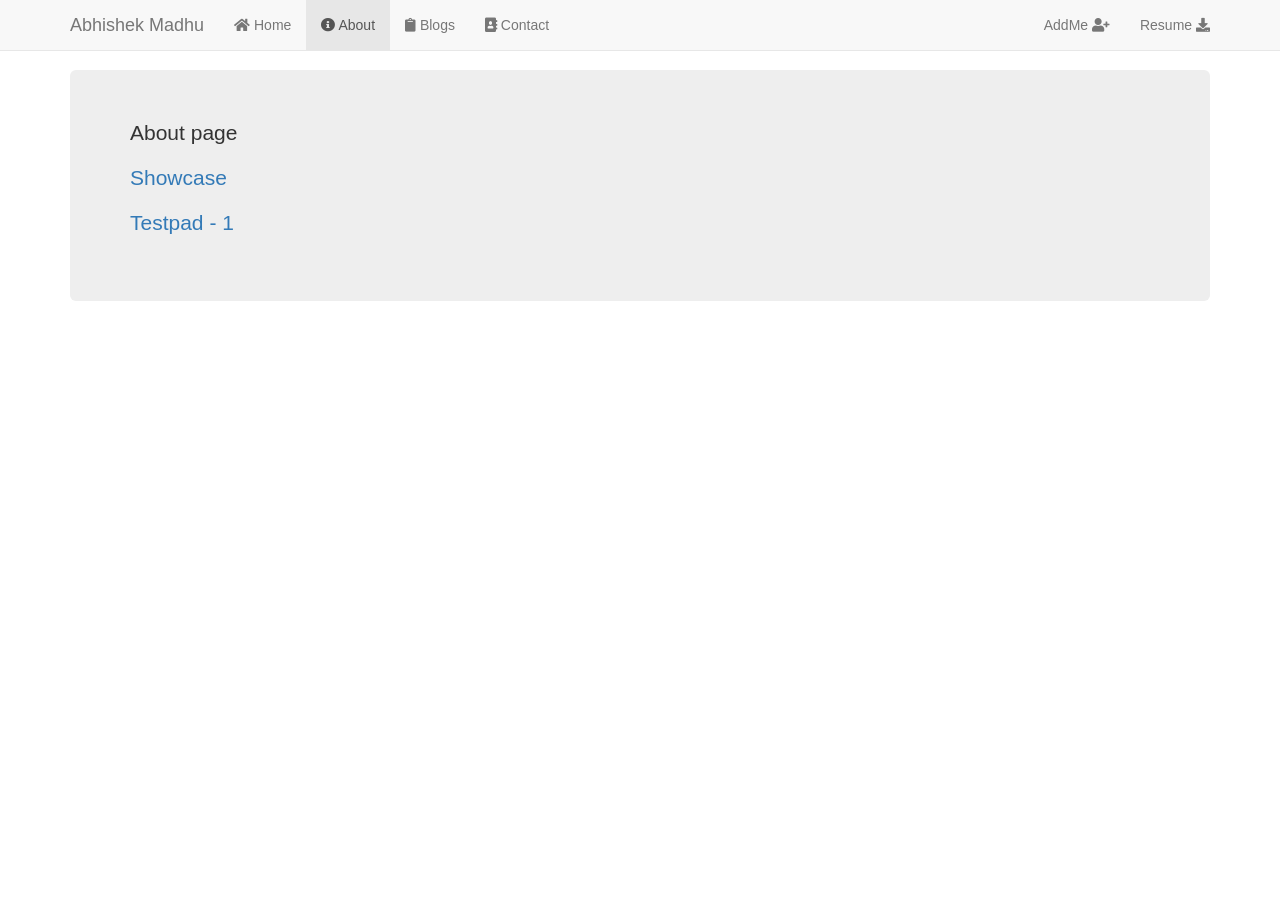
<file: about/about.html>
<!DOCTYPE html>
<html>
<head>
	<title>About</title>

	<meta charset="UTF-8">
	<meta name="viewport" content="width=device-width, initial-scale=1">

	<link rel="shortcut icon" href="https://icon2.kisspng.com/20180320/icq/kisspng-web-development-php-software-developer-programmer-computer-user-icon-svg-5ab0fde8b1e707.4897380415215487767287.jpg"/>

	<link rel="stylesheet" type="text/css" href="/coming-soon.css">
	<link rel="stylesheet" type="text/css" href="/blog/blog.css">
	<link rel="stylesheet" type="text/css" href="/about/about.css">

	<link href="https://fonts.googleapis.com/css?family=Source+Sans+Pro" rel="stylesheet">
	<link rel="stylesheet" href="https://fonts.googleapis.com/css?family=Raleway">
	<link href="https://use.fontawesome.com/releases/v5.0.8/css/all.css" rel="stylesheet">

	<link rel="stylesheet" type="text/css" href="https://maxcdn.bootstrapcdn.com/bootstrap/3.3.7/css/bootstrap.min.css">
</head>

<body>
	<!-- ----------  NAVBAR  ----------- -->

	  <nav class="navbar navbar-default navbar-fixed-top" style="margin-bottom: 0px">
	    <div class="container">
	      <!-- Brand and toggle get grouped for better mobile display -->
	      <div class="navbar-header">
	        <button type="button" class="navbar-toggle collapsed" data-toggle="collapse" data-target="#bs-example-navbar-collapse-1" aria-expanded="false">
	          <span class="sr-only">Toggle navigation</span>
	          <span class="icon-bar"></span>
	          <span class="icon-bar"></span>
	          <span class="icon-bar"></span>
	        </button>
	        <!-- <a class="navbar-brand" href="#"><img id="logo" src="https://image.flaticon.com/icons/svg/61/61624.svg"></img></a> -->
	        <a class="navbar-brand" href="https://abhishekmadhu.github.io/">Abhishek Madhu</a>
	      </div>

	      <!-- Collect the nav links, forms, and other content for toggling -->
	      <div class="collapse navbar-collapse" id="bs-example-navbar-collapse-1">
	        <ul class="nav navbar-nav">
	          <li><a href="https://abhishekmadhu.github.io/"><i class="fas fa-home"></i> Home <span class="sr-only">(current)</span></a></li>
	          <li class="active"><a href="/about/about.html"><i class="fas fa-info-circle"></i>  About</a></li>
	          <li><a href="/blog/blog.html"><i class="fas fa-clipboard"></i>  Blogs</a></li>
	          <li><a href="/contact/contact.html"><i class="fas fa-address-book"></i>   Contact</a></li>
	          
	        </ul>
	        
	        <ul class="nav navbar-nav navbar-right">
	          <li><a href="#">AddMe <i class="fas fa-user-plus"></i></a></li>
	          <li><a href="#">Resume <i class="fas fa-download"></i></a></li>
	          <!-- 
	          <li class="dropdown">
	            <a href="#" class="dropdown-toggle" data-toggle="dropdown" role="button" aria-haspopup="true" aria-expanded="false">Dropdown <span class="caret"></span></a>
	            <ul class="dropdown-menu">
	              <li><a href="#">Action</a></li>
	              <li><a href="#">Another action</a></li>
	              <li><a href="#">Something else here</a></li>
	              <li role="separator" class="divider"></li>
	              <li><a href="#">Separated link</a></li>
	            </ul> 
	        -->
	          </li>
	        </ul>
	      </div>
	    </div>
	  </nav>

	  <!-- ------------------------ -->
	
	<div class="container">
		<div class="jumbotron">
			<p>About page<p>
			<p><a href="/about/showcase/showcase.html">Showcase</a><p>
			<p><a href="/about/testpad/pad1.html">Testpad - 1</a><p>
			<p></p>
		</div>
	</div>
	







	<script	src="https://code.jquery.com/jquery-3.3.1.js"></script>

	<script type="text/javascript" src="https://maxcdn.bootstrapcdn.com/bootstrap/3.3.7/js/bootstrap.min.js"></script>


	<!--Start of Tawk.to Script-->
	<script type="text/javascript">
	var Tawk_API=Tawk_API||{}, Tawk_LoadStart=new Date();
	(function(){
	var s1=document.createElement("script"),s0=document.getElementsByTagName("script")[0];
	s1.async=true;
	s1.src='https://embed.tawk.to/5c72ed3b3341d22d9ce5de01/default';
	s1.charset='UTF-8';
	s1.setAttribute('crossorigin','*');
	s0.parentNode.insertBefore(s1,s0);
	})();
	</script>
	<!--End of Tawk.to Script-->
	
</body>
</html>
</file>
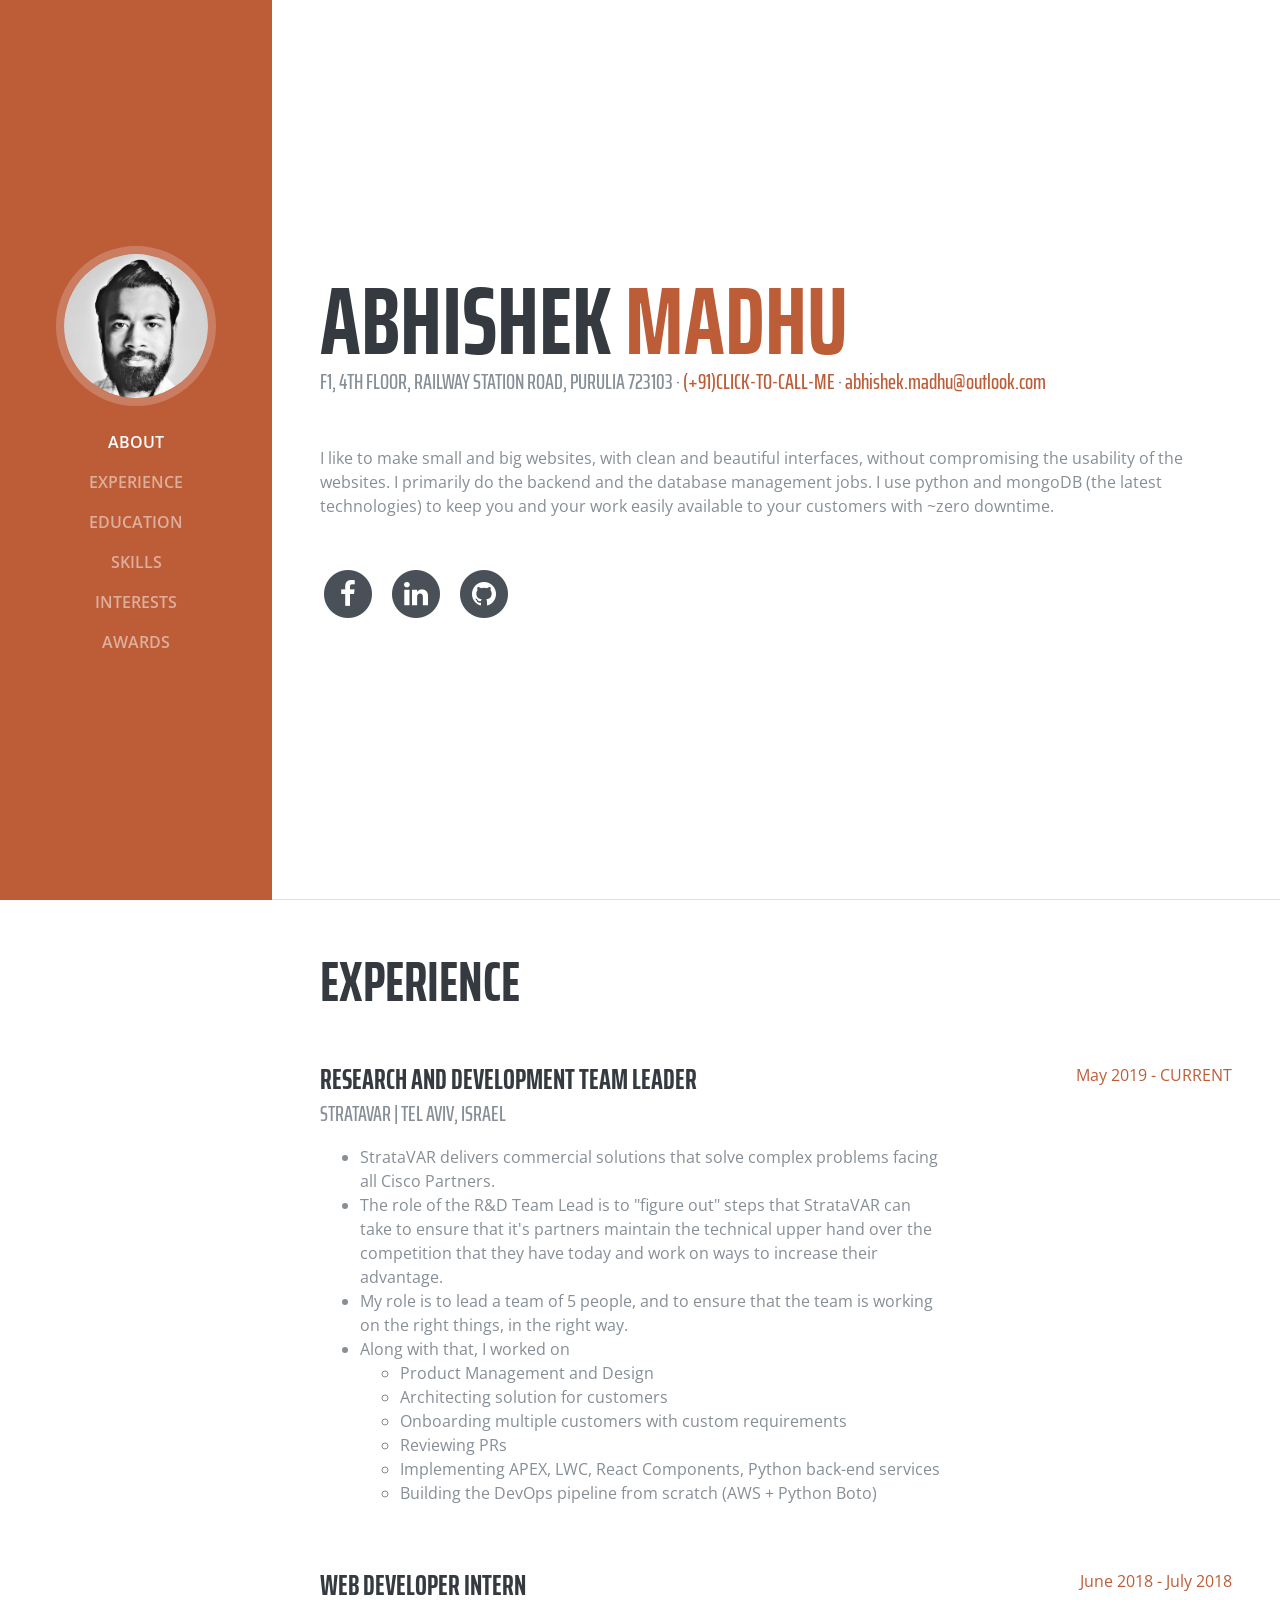
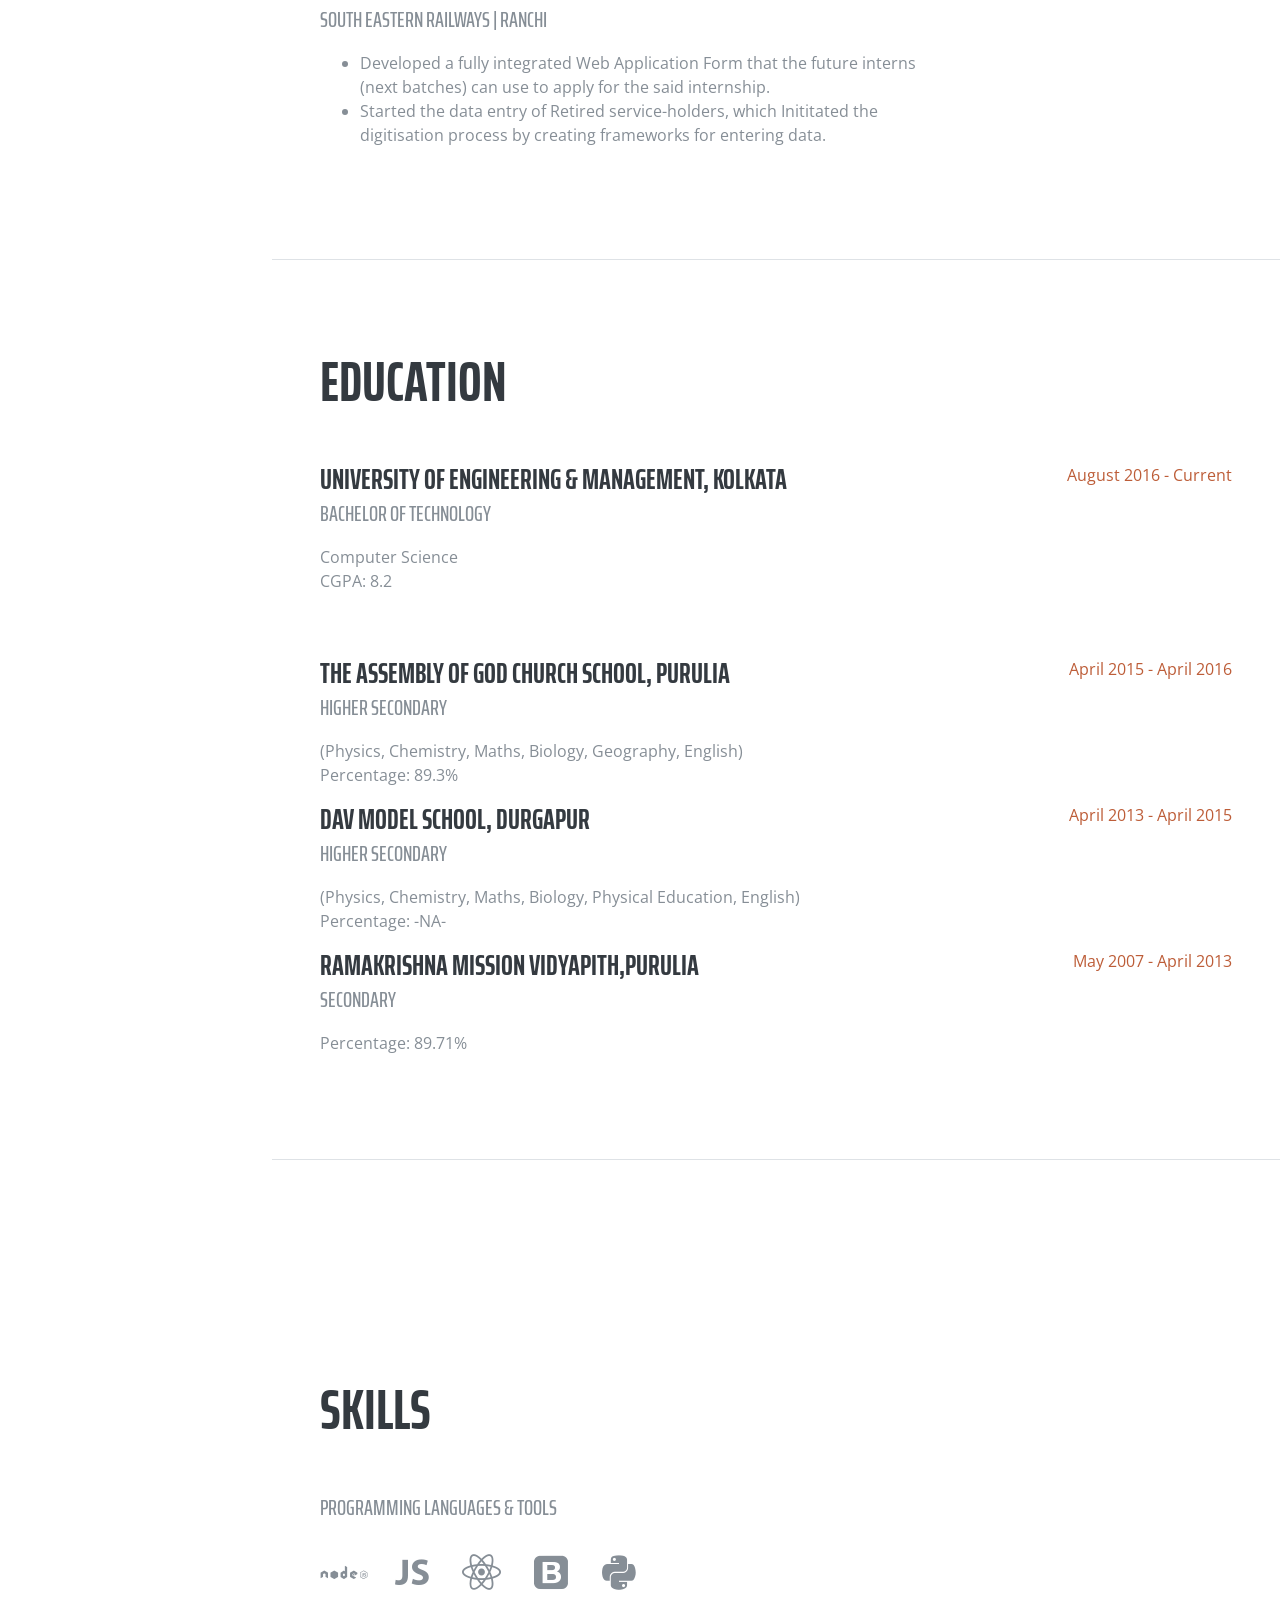
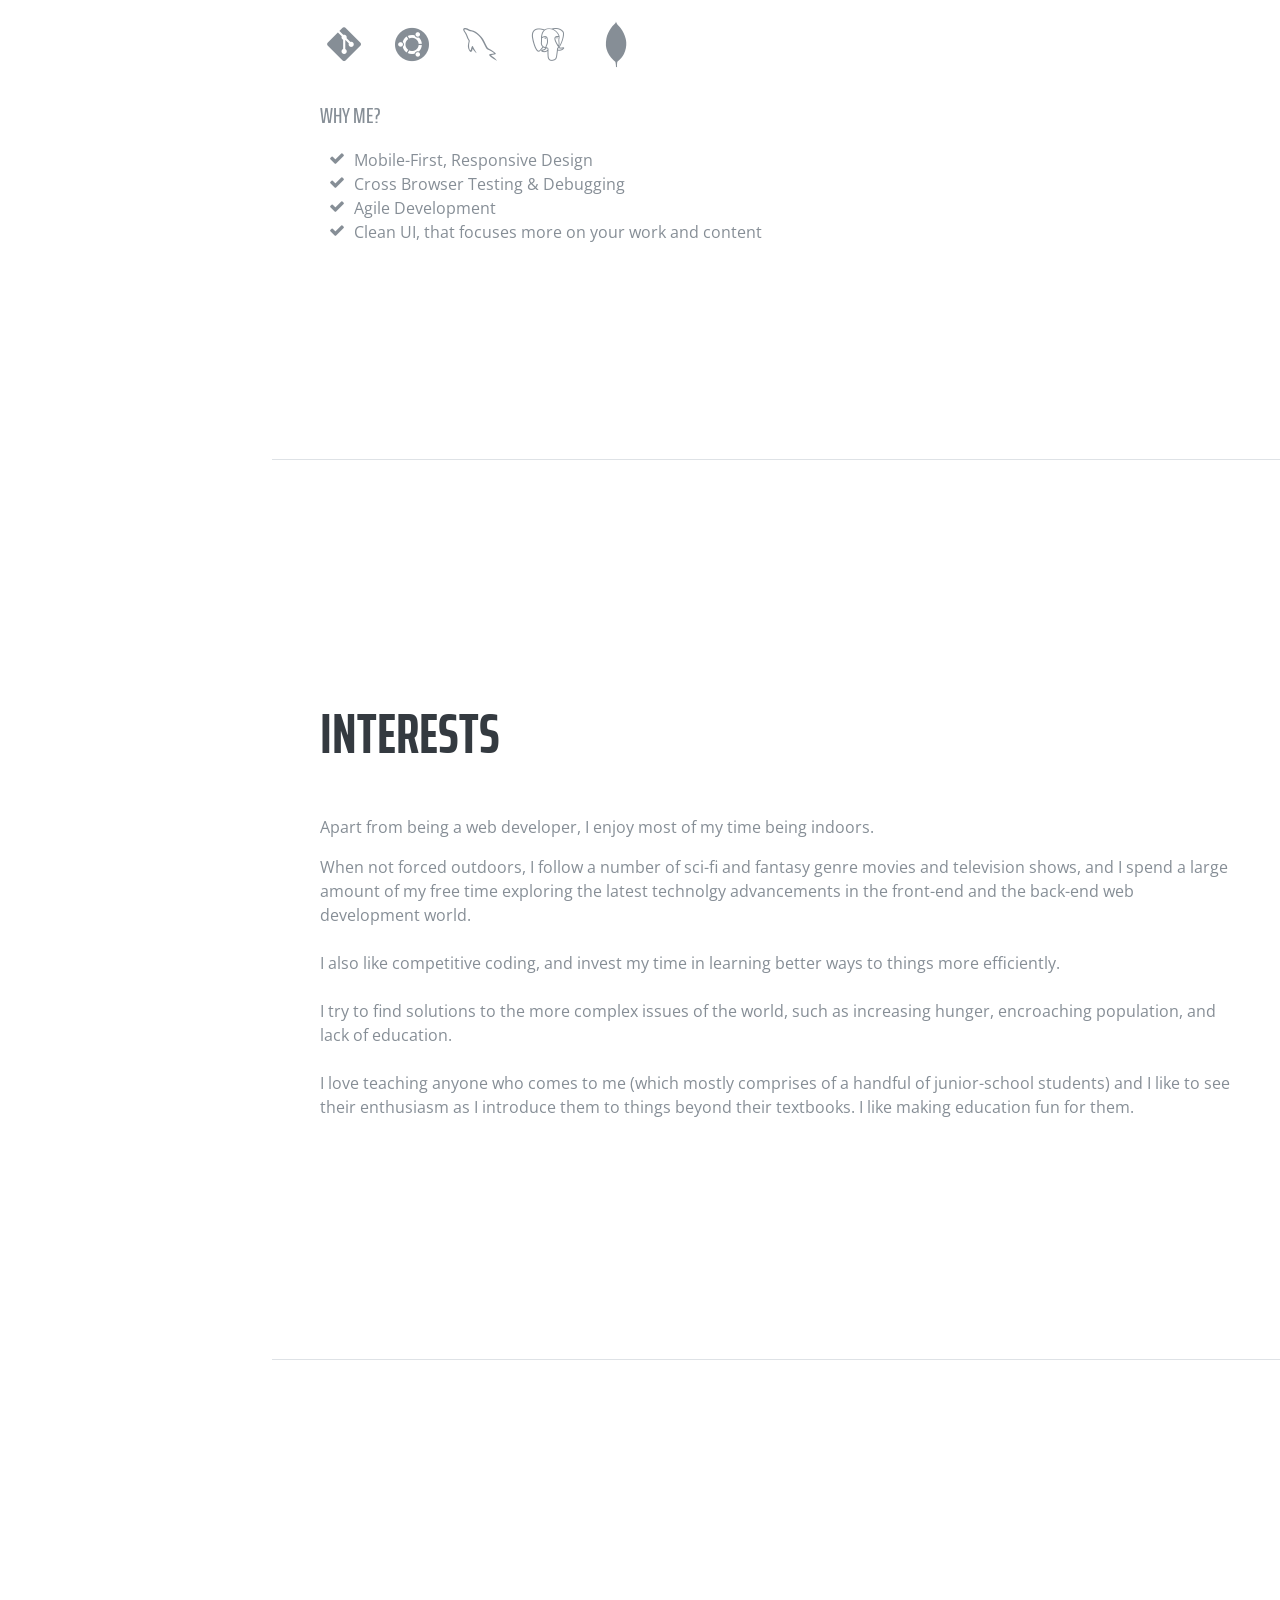
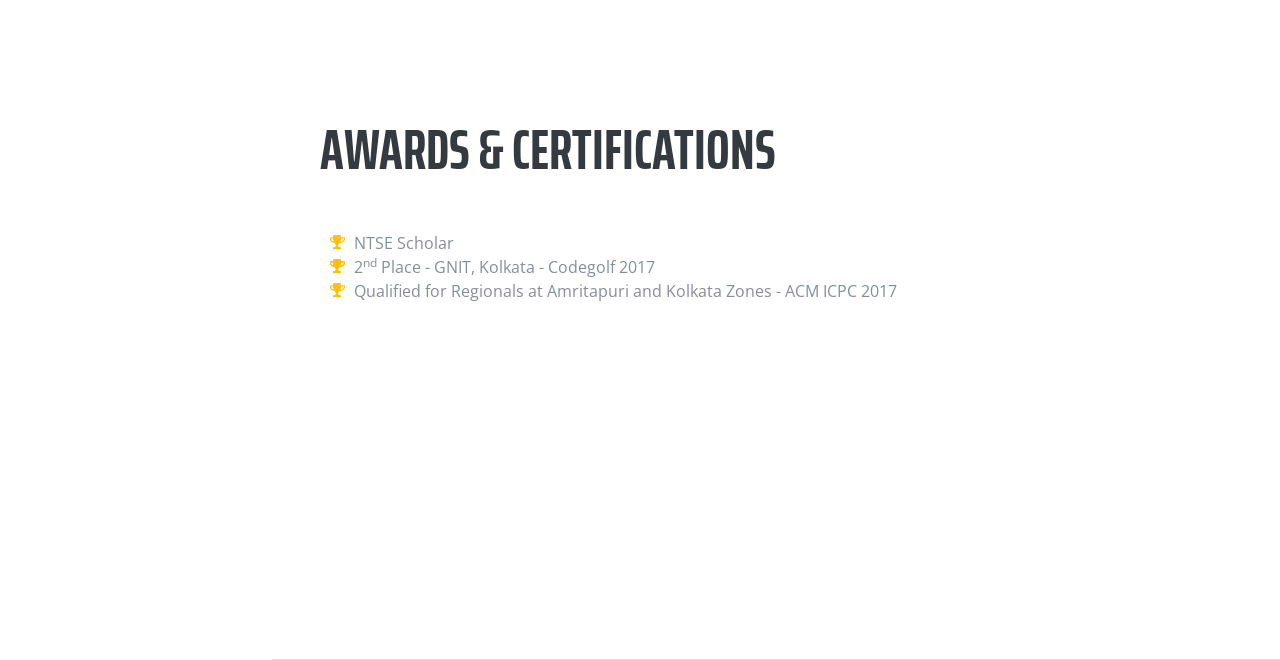
<file: resume/resume.html>
<!DOCTYPE html>
<html lang="en">

    <head>

        <link rel="shortcut icon"
            href="https://icon2.kisspng.com/20180320/icq/kisspng-web-development-php-software-developer-programmer-computer-user-icon-svg-5ab0fde8b1e707.4897380415215487767287.jpg" />

        <meta charset="utf-8">
        <meta name="viewport" content="width=device-width, initial-scale=1, shrink-to-fit=no">
        <meta name="description" content="">
        <meta name="author" content="">

        <title>Resume | Abhishek Madhu</title>

        <link href="vendor/bootstrap/css/bootstrap.min.css" rel="stylesheet">

        <link href="https://fonts.googleapis.com/css?family=Saira+Extra+Condensed:100,200,300,400,500,600,700,800,900"
            rel="stylesheet">
        <link href="https://fonts.googleapis.com/css?family=Open+Sans:300,300i,400,400i,600,600i,700,700i,800,800i"
            rel="stylesheet">
        <link href="vendor/font-awesome/css/font-awesome.min.css" rel="stylesheet">
        <link href="vendor/devicons/css/devicons.min.css" rel="stylesheet">
        <link href="vendor/simple-line-icons/css/simple-line-icons.css" rel="stylesheet">

        <link href="css/resume.min.css" rel="stylesheet">

    </head>

    <body id="page-top">

        <nav class="navbar navbar-expand-lg navbar-dark bg-primary fixed-top" id="sideNav">
            <a class="navbar-brand js-scroll-trigger" href="#page-top">
                <span class="d-block d-lg-none">Resume</span>
                <span class="d-none d-lg-block">
                    <img class="img-fluid img-profile rounded-circle mx-auto mb-2" src="img/profile.jpg" alt="">
                </span>
            </a>
            <button class="navbar-toggler" type="button" data-toggle="collapse" data-target="#navbarSupportedContent"
                aria-controls="navbarSupportedContent" aria-expanded="false" aria-label="Toggle navigation">
                <span class="navbar-toggler-icon"></span>
            </button>
            <div class="collapse navbar-collapse" id="navbarSupportedContent">
                <ul class="navbar-nav">
                    <li class="nav-item">
                        <a class="nav-link js-scroll-trigger" href="#about">About</a>
                    </li>
                    <li class="nav-item">
                        <a class="nav-link js-scroll-trigger" href="#experience">Experience</a>
                    </li>
                    <li class="nav-item">
                        <a class="nav-link js-scroll-trigger" href="#education">Education</a>
                    </li>
                    <li class="nav-item">
                        <a class="nav-link js-scroll-trigger" href="#skills">Skills</a>
                    </li>
                    <li class="nav-item">
                        <a class="nav-link js-scroll-trigger" href="#interests">Interests</a>
                    </li>
                    <li class="nav-item">
                        <a class="nav-link js-scroll-trigger" href="#awards">Awards</a>
                    </li>
                </ul>
            </div>
        </nav>


        <section class="resume-section p-3 p-lg-5 d-flex d-column" id="about">
            <div class="my-auto">
                <h1 class="mb-0">Abhishek
                    <span class="text-primary">Madhu</span>
                </h1>
                <div class="subheading mb-5">F1, 4th Floor, Railway Station Road, Purulia 723103 · <a
                        href="tel:+917679396615">(+91)click-to-call-me</a> · <a href="mailto:abhishek.madhu@outlook.com"
                        style="text-transform: lowercase;">abhishek.madhu@outlook.com</a>
                </div>

                <p class="mb-5">I like to make small and big websites, with clean and beautiful interfaces, without
                    compromising the usability of the websites. I primarily do the backend and the database
                    management jobs. I use python and mongoDB (the latest technologies) to keep you and your work
                    easily available to your customers with ~zero downtime. </p> <!-- Experience here -->
                <ul class="list-inline list-social-icons mb-0">
                    <li class="list-inline-item">
                        <a href="https://www.facebook.com/theabhishekmadhu">
                            <span class="fa-stack fa-lg">
                                <i class="fa fa-circle fa-stack-2x"></i>
                                <i class="fa fa-facebook fa-stack-1x fa-inverse"></i>
                            </span>
                        </a>
                    </li>
                    <li class="list-inline-item">
                        <a href="https://in.linkedin.com/in/abhishek-madhu-22580411a">
                            <span class="fa-stack fa-lg">
                                <i class="fa fa-circle fa-stack-2x"></i>
                                <i class="fa fa-linkedin fa-stack-1x fa-inverse"></i>
                            </span>
                        </a>
                    </li>
                    <li class="list-inline-item">
                        <a href="https://github.com/abhishekmadhu">
                            <span class="fa-stack fa-lg">
                                <i class="fa fa-circle fa-stack-2x"></i>
                                <i class="fa fa-github fa-stack-1x fa-inverse"></i>
                            </span>
                        </a>
                    </li>
                </ul>
            </div>
        </section>

        <section class="resume-section p-3 p-lg-5 d-flex flex-column" id="experience">
            <div class="my-auto">
                <h2 class="mb-5">Experience</h2>

                <div class="resume-item d-flex flex-column flex-md-row mb-5">
                    <div class="resume-content mr-auto">
                        <h3 class="mb-0">Research and Development Team Leader</h3>
                        <div class="subheading mb-3">StrataVAR | Tel Aviv, Israel</div>
                        <div>
                            <ul>
                                <li>StrataVAR delivers commercial solutions that solve complex problems facing all Cisco
                                    Partners.</li>

                                <li>The role of the R&D Team Lead is to "figure out" steps that StrataVAR can take to
                                    ensure
                                    that it's partners maintain the technical upper hand over the competition that they
                                    have
                                    today and work on ways to increase their advantage.
                                </li>
                                <li>My role is to lead a team of 5 people, and to ensure that the team is working on the
                                    right things, in the right way.</li>
                                <li>Along with that, I worked on
                                    <ul>
                                        <li>Product Management and Design</li>
                                        <li>Architecting solution for customers</li>
                                        <li>Onboarding multiple customers with custom requirements</li>
                                        <li>Reviewing PRs</li>
                                        <li>Implementing APEX, LWC, React Components, Python back-end services</li>
                                        <li>Building the DevOps pipeline from scratch (AWS + Python Boto) </li>
                                    </ul>
                                </li>
                            </ul>
                        </div>
                    </div>
                    <div class="resume-date text-md-right">
                        <span class="text-primary">May 2019 - CURRENT</span>
                    </div>
                </div>


                <div class="resume-item d-flex flex-column flex-md-row mb-5">
                    <div class="resume-content mr-auto">
                        <h3 class="mb-0">Web Developer Intern</h3>
                        <div class="subheading mb-3">South Eastern Railways | Ranchi</div>
                        <div>
                            <ul>
                                <li>Developed a fully integrated Web Application Form that the future interns (next
                                    batches)
                                    can use to apply for the said internship.</li>

                                <li>Started the data entry of Retired service-holders, which Inititated the digitisation
                                    process by creating frameworks for entering data.</li>
                            </ul>
                        </div>
                    </div>
                    <div class="resume-date text-md-right">
                        <span class="text-primary">June 2018 - July 2018</span>
                    </div>
                </div>
            </div>
        </section>

        <section class="resume-section p-3 p-lg-5 d-flex flex-column" id="education">
            <div class="my-auto">
                <h2 class="mb-5">Education</h2>

                <div class="resume-item d-flex flex-column flex-md-row mb-5">
                    <div class="resume-content mr-auto">
                        <h3 class="mb-0">University of Engineering & Management, Kolkata</h3>
                        <div class="subheading mb-3">Bachelor of Technology</div>
                        <div>Computer Science</div>
                        <p>CGPA: 8.2</p>
                    </div>
                    <div class="resume-date text-md-right">
                        <span class="text-primary">August 2016 - Current</span>
                    </div>
                </div>

                <div class="resume-item d-flex flex-column flex-md-row">
                    <div class="resume-content mr-auto">
                        <h3 class="mb-0">The Assembly of God Church School, Purulia</h3>
                        <div class="subheading mb-3">Higher Secondary</div>
                        <div>(Physics, Chemistry, Maths, Biology, Geography, English)</div>
                        <p>Percentage: 89.3%</p>
                    </div>
                    <div class="resume-date text-md-right">
                        <span class="text-primary">April 2015 - April 2016</span>
                    </div>
                </div>

                <div class="resume-item d-flex flex-column flex-md-row">
                    <div class="resume-content mr-auto">
                        <h3 class="mb-0">DAV Model School, Durgapur</h3>
                        <div class="subheading mb-3">Higher Secondary</div>
                        <div>(Physics, Chemistry, Maths, Biology, Physical Education, English)</div>
                        <p>Percentage: -NA-</p>
                    </div>
                    <div class="resume-date text-md-right">
                        <span class="text-primary">April 2013 - April 2015</span>
                    </div>
                </div>

                <div class="resume-item d-flex flex-column flex-md-row">
                    <div class="resume-content mr-auto">
                        <h3 class="mb-0">Ramakrishna Mission Vidyapith,Purulia</h3>
                        <div class="subheading mb-3">Secondary</div>
                        <p>Percentage: 89.71%</p>
                    </div>
                    <div class="resume-date text-md-right">
                        <span class="text-primary">May 2007 - April 2013</span>
                    </div>
                </div>

            </div>
        </section>

        <section class="resume-section p-3 p-lg-5 d-flex flex-column" id="skills">
            <div class="my-auto">
                <h2 class="mb-5">Skills</h2>

                <div class="subheading mb-3">Programming Languages &amp; Tools</div>

                <ul class="list-inline list-icons">
                    <li class="list-inline-item">
                        <i class="devicons devicons-nodejs" title="NodeJS"></i>
                    </li>
                    <li class="list-inline-item">
                        <i class="devicons devicons-javascript" title="javascript"></i>
                    </li>
                    <li class="list-inline-item">
                        <i class="devicons devicons-react" title="react"></i>
                    </li>

                    <li class="list-inline-item">
                        <i class="devicons devicons-bootstrap" title="bootstrap"></i>
                    </li>
                    <li class="list-inline-item">
                        <i class="devicons devicons-python" title="Python"></i>
                    </li>
                    <br>
                    <li class="list-inline-item">
                        <i class="devicons devicons-git" title="git"></i>
                    </li>
                    <li class="list-inline-item">
                        <i class="devicons devicons-ubuntu" title="Ubuntu"></i>
                    </li>
                    <li class="list-inline-item">
                        <i class="devicons devicons-mysql" title="MySQL"></i>
                    </li>
                    <li class="list-inline-item">
                        <i class="devicons devicons-postgresql" title="PostgreSQL"></i>
                    </li>
                    <li class="list-inline-item">
                        <i class="devicons devicons-mongodb" title="MongoDB"></i>
                    </li>


                </ul>

                <!-- <div>targets: grunt, scrum, npm, less</div> -->

                <div class="subheading mb-3">Why Me? </div>
                <ul class="fa-ul mb-0">
                    <li>
                        <i class="fa-li fa fa-check"></i>
                        Mobile-First, Responsive Design
                    </li>
                    <li>
                        <i class="fa-li fa fa-check"></i>
                        Cross Browser Testing &amp; Debugging
                    </li>
                    <li>
                        <i class="fa-li fa fa-check"></i>
                        Agile Development
                    </li>
                    <li>
                        <i class="fa-li fa fa-check"></i>
                        Clean UI, that focuses more on your work and content
                    </li>
                </ul>
            </div>
        </section>

        <section class="resume-section p-3 p-lg-5 d-flex flex-column" id="interests">
            <div class="my-auto">
                <h2 class="mb-5">Interests</h2>
                <p>Apart from being a web developer, I enjoy most of my time being indoors.</p>

                <p class="mb-0">When not forced outdoors, I follow a number of sci-fi and fantasy genre movies and
                    television shows, and I spend a large amount of my free time exploring the latest technolgy
                    advancements in the front-end and the back-end web development world.</p>
                <br>
                <p class="mb-0">I also like competitive coding, and invest my time in learning better ways to things
                    more efficiently.</p>
                <br>
                <p class="mb-0">I try to find solutions to the more complex issues of the world, such as increasing
                    hunger, encroaching population, and lack of education.</p>
                <br>
                <p class="mb-0">I love teaching anyone who comes to me (which mostly comprises of a handful of
                    junior-school students) and I like to see their enthusiasm as I introduce them to things beyond
                    their textbooks. I like making education fun for them.</p>
            </div>
        </section>

        <section class="resume-section p-3 p-lg-5 d-flex flex-column" id="awards">
            <div class="my-auto">
                <h2 class="mb-5">Awards &amp; Certifications</h2>
                <ul class="fa-ul mb-0">
                    <li>
                        <i class="fa-li fa fa-trophy text-warning"></i>
                        NTSE Scholar
                    </li>
                    <li>
                        <i class="fa-li fa fa-trophy text-warning"></i>
                    </li>
                    <li>
                        <i class="fa-li fa fa-trophy text-warning"></i>
                        2<sup>nd</sup>
                        Place - GNIT, Kolkata - Codegolf 2017
                    </li>
                    <li>
                        <i class="fa-li fa fa-trophy text-warning"></i>
                        Qualified for Regionals at Amritapuri and Kolkata Zones<sup></sup>
                        - ACM ICPC 2017
                    </li>

                </ul>
            </div>
        </section>


        <!-- Bootstrap core JavaScript -->
        <script src="vendor/jquery/jquery.min.js"></script>
        <script src="vendor/bootstrap/js/bootstrap.bundle.min.js"></script>

        <!-- Plugin JavaScript -->
        <script src="vendor/jquery-easing/jquery.easing.min.js"></script>

        <!-- Custom scripts for this template -->
        <script src="js/resume.min.js"></script>

        <!--Start of Tawk.to Script-->
        <script type="text/javascript">
            var Tawk_API = Tawk_API || {}, Tawk_LoadStart = new Date();
            (function () {
                var s1 = document.createElement("script"), s0 = document.getElementsByTagName("script")[0];
                s1.async = true;
                s1.src = 'https://embed.tawk.to/5c72ed3b3341d22d9ce5de01/default';
                s1.charset = 'UTF-8';
                s1.setAttribute('crossorigin', '*');
                s0.parentNode.insertBefore(s1, s0);
            })();
        </script>
        <!--End of Tawk.to Script-->

    </body>

</html>
</file>
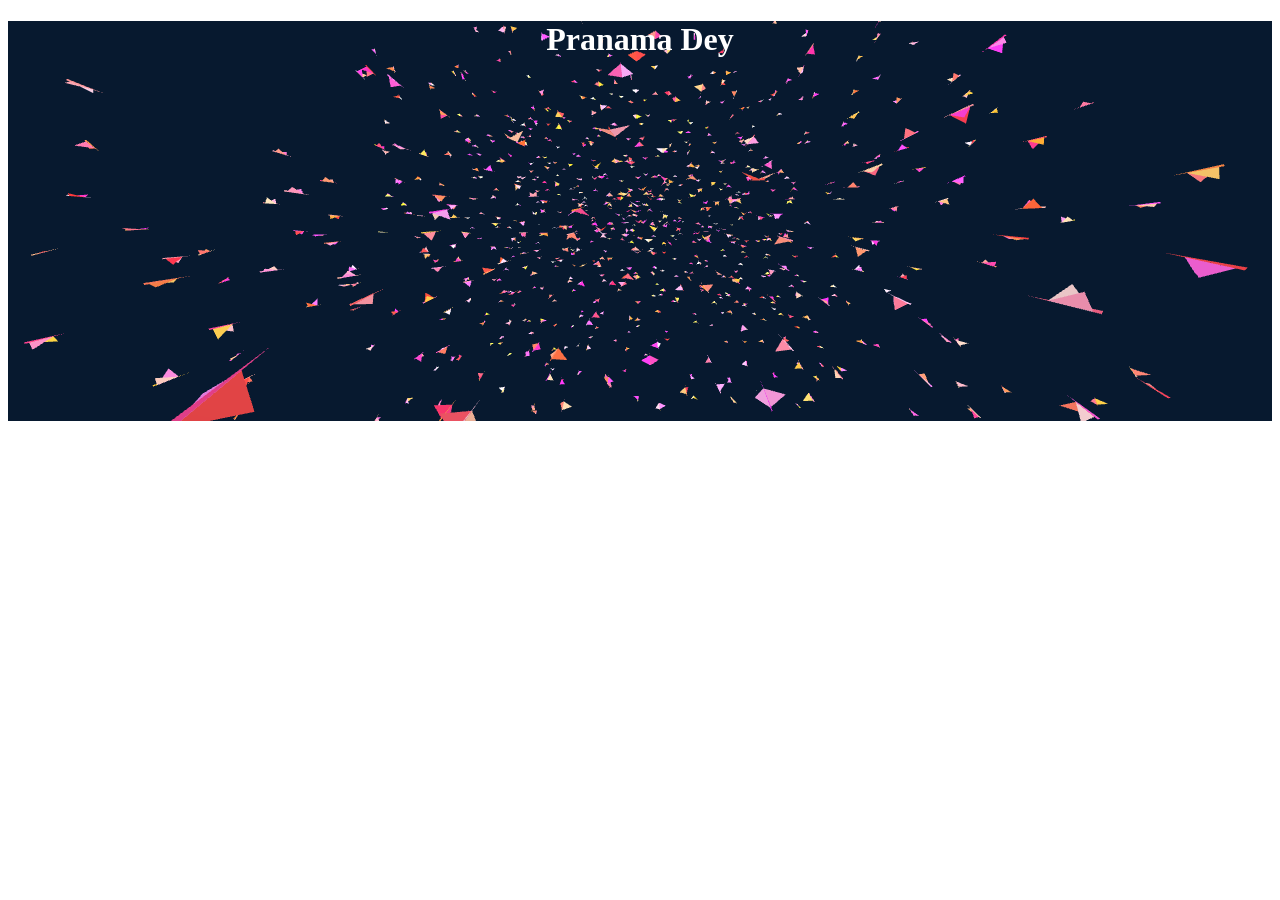
<file: about/testpad/bird.html>
<!DOCTYPE html>
<html>
<head>
	<title>BirdTest</title>
	<script src="three.r95.min.js"></script>
	<script src="vanta.birds.min.js"></script>
</head>
<body style="height: 100%;">
	<div id="contain">
		<h1 style="color: white; align-content: center; text-align: center; vertical-align: center;">
			Pranama Dey
		</h1>
	</div>

	<script>
	VANTA.BIRDS({
	  el: "#contain",
	  mouseControls: true,
	  touchControls: true,
	  minHeight: 400.00,
	  minWidth: 200.00,
	  scale: 1.00,
	  scaleMobile: 1.00,
	  colorMode: "variance",
	  separation: 62.00,
	  alignment: 53.00,
	  cohesion: 11.00
	})
	</script>

</body>
</html>
</file>
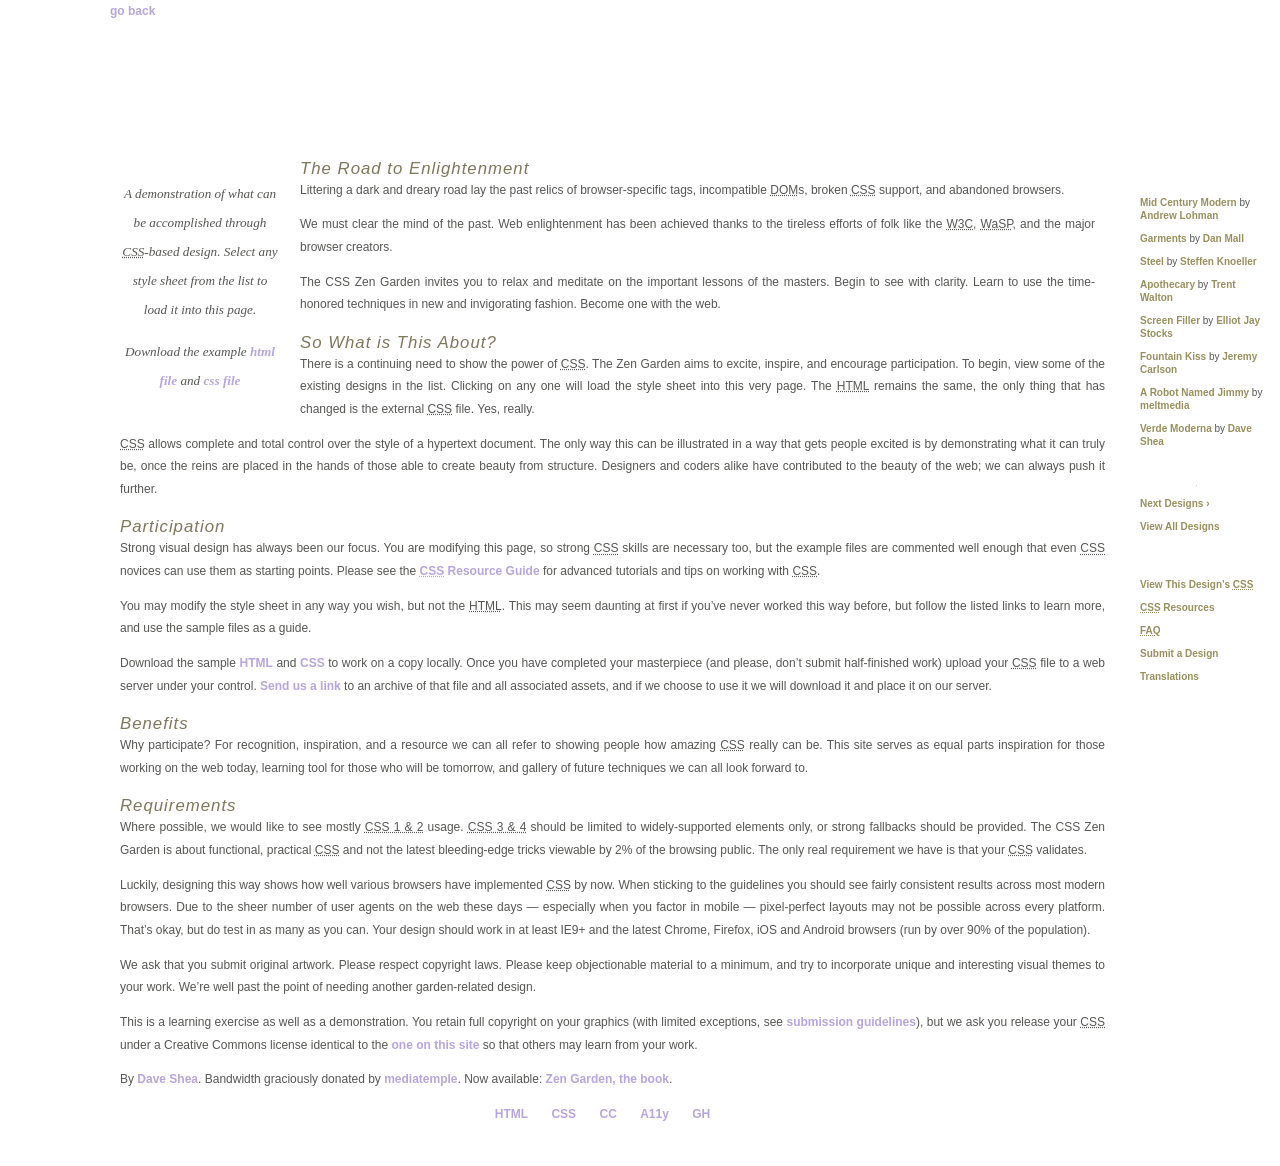
<file: about/testpad/pad1.html>
<!DOCTYPE html>
<html lang="en">
<head>
	<title>Testpad | ONE</title>
	<meta charset="utf-8">
	<title>CSS Zen Garden: The Beauty of CSS Design</title>

	<link rel="stylesheet" media="screen" href="/about/testpad/pad1.css">
	<!-- <link rel="stylesheet" type="text/css" href=""> -->

	<link rel="alternate" type="application/rss+xml" title="RSS" href="http://www.csszengarden.com/zengarden.xml">

	<meta name="viewport" content="width=device-width, initial-scale=1.0">
	<meta name="author" content="Dave Shea">
	<meta name="description" content="A demonstration of what can be accomplished visually through CSS-based design.">
	<meta name="robots" content="all">


	<!--[if lt IE 9]>
	<script src="script/html5shiv.js"></script>
	<![endif]-->
</head>

<!--



	View source is a feature, not a bug. Thanks for your curiosity and
	interest in participating!

	Here are the submission guidelines for the new and improved csszengarden.com:

	- CSS3? Of course! Prefix for ALL browsers where necessary.
	- go responsive; test your layout at multiple screen sizes.
	- your browser testing baseline: IE9+, recent Chrome/Firefox/Safari, and iOS/Android
	- Graceful degradation is acceptable, and in fact highly encouraged.
	- use classes for styling. Don't use ids.
	- web fonts are cool, just make sure you have a license to share the files. Hosted 
	  services that are applied via the CSS file (ie. Google Fonts) will work fine, but
	  most that require custom HTML won't. TypeKit is supported, see the readme on this
	  page for usage instructions: https://github.com/mezzoblue/csszengarden.com/

	And a few tips on building your CSS file:

	- use :first-child, :last-child and :nth-child to get at non-classed elements
	- use ::before and ::after to create pseudo-elements for extra styling
	- use multiple background images to apply as many as you need to any element
	- use the Kellum Method for image replacement, if still needed. http://goo.gl/GXxdI
	- don't rely on the extra divs at the bottom. Use ::before and ::after instead.

		
-->

<body id="css-zen-garden">
<div class="page-wrapper">
	<a href="https://www.abhishekmadhu.github.io/about">go back</a>
	<section class="intro" id="zen-intro">
		<header role="banner">
			<h1>CSS Zen Garden</h1>
			<h2>The Beauty of <abbr title="Cascading Style Sheets">CSS</abbr> Design</h2>
		</header>

		<div class="summary" id="zen-summary" role="article">
			<p>A demonstration of what can be accomplished through <abbr title="Cascading Style Sheets">CSS</abbr>-based design. Select any style sheet from the list to load it into this page.</p>
			<p>Download the example <a href="/examples/index" title="This page's source HTML code, not to be modified.">html file</a> and <a href="/examples/style.css" title="This page's sample CSS, the file you may modify.">css file</a></p>
		</div>

		<div class="preamble" id="zen-preamble" role="article">
			<h3>The Road to Enlightenment</h3>
			<p>Littering a dark and dreary road lay the past relics of browser-specific tags, incompatible <abbr title="Document Object Model">DOM</abbr>s, broken <abbr title="Cascading Style Sheets">CSS</abbr> support, and abandoned browsers.</p>
			<p>We must clear the mind of the past. Web enlightenment has been achieved thanks to the tireless efforts of folk like the <abbr title="World Wide Web Consortium">W3C</abbr>, <abbr title="Web Standards Project">WaSP</abbr>, and the major browser creators.</p>
			<p>The CSS Zen Garden invites you to relax and meditate on the important lessons of the masters. Begin to see with clarity. Learn to use the time-honored techniques in new and invigorating fashion. Become one with the web.</p>
		</div>
	</section>

	<div class="main supporting" id="zen-supporting" role="main">
		<div class="explanation" id="zen-explanation" role="article">
			<h3>So What is This About?</h3>
			<p>There is a continuing need to show the power of <abbr title="Cascading Style Sheets">CSS</abbr>. The Zen Garden aims to excite, inspire, and encourage participation. To begin, view some of the existing designs in the list. Clicking on any one will load the style sheet into this very page. The <abbr title="HyperText Markup Language">HTML</abbr> remains the same, the only thing that has changed is the external <abbr title="Cascading Style Sheets">CSS</abbr> file. Yes, really.</p>
			<p><abbr title="Cascading Style Sheets">CSS</abbr> allows complete and total control over the style of a hypertext document. The only way this can be illustrated in a way that gets people excited is by demonstrating what it can truly be, once the reins are placed in the hands of those able to create beauty from structure. Designers and coders alike have contributed to the beauty of the web; we can always push it further.</p>
		</div>

		<div class="participation" id="zen-participation" role="article">
			<h3>Participation</h3>
			<p>Strong visual design has always been our focus. You are modifying this page, so strong <abbr title="Cascading Style Sheets">CSS</abbr> skills are necessary too, but the example files are commented well enough that even <abbr title="Cascading Style Sheets">CSS</abbr> novices can use them as starting points. Please see the <a href="http://www.mezzoblue.com/zengarden/resources/" title="A listing of CSS-related resources"><abbr title="Cascading Style Sheets">CSS</abbr> Resource Guide</a> for advanced tutorials and tips on working with <abbr title="Cascading Style Sheets">CSS</abbr>.</p>
			<p>You may modify the style sheet in any way you wish, but not the <abbr title="HyperText Markup Language">HTML</abbr>. This may seem daunting at first if you&#8217;ve never worked this way before, but follow the listed links to learn more, and use the sample files as a guide.</p>
			<p>Download the sample <a href="/examples/index" title="This page's source HTML code, not to be modified.">HTML</a> and <a href="/examples/style.css" title="This page's sample CSS, the file you may modify.">CSS</a> to work on a copy locally. Once you have completed your masterpiece (and please, don&#8217;t submit half-finished work) upload your <abbr title="Cascading Style Sheets">CSS</abbr> file to a web server under your control. <a href="http://www.mezzoblue.com/zengarden/submit/" title="Use the contact form to send us your CSS file">Send us a link</a> to an archive of that file and all associated assets, and if we choose to use it we will download it and place it on our server.</p>
		</div>

		<div class="benefits" id="zen-benefits" role="article">
			<h3>Benefits</h3>
			<p>Why participate? For recognition, inspiration, and a resource we can all refer to showing people how amazing <abbr title="Cascading Style Sheets">CSS</abbr> really can be. This site serves as equal parts inspiration for those working on the web today, learning tool for those who will be tomorrow, and gallery of future techniques we can all look forward to.</p>
		</div>

		<div class="requirements" id="zen-requirements" role="article">
			<h3>Requirements</h3>
			<p>Where possible, we would like to see mostly <abbr title="Cascading Style Sheets, levels 1 and 2">CSS 1 &amp; 2</abbr> usage. <abbr title="Cascading Style Sheets, levels 3 and 4">CSS 3 &amp; 4</abbr> should be limited to widely-supported elements only, or strong fallbacks should be provided. The CSS Zen Garden is about functional, practical <abbr title="Cascading Style Sheets">CSS</abbr> and not the latest bleeding-edge tricks viewable by 2% of the browsing public. The only real requirement we have is that your <abbr title="Cascading Style Sheets">CSS</abbr> validates.</p>
			<p>Luckily, designing this way shows how well various browsers have implemented <abbr title="Cascading Style Sheets">CSS</abbr> by now. When sticking to the guidelines you should see fairly consistent results across most modern browsers. Due to the sheer number of user agents on the web these days &#8212; especially when you factor in mobile &#8212; pixel-perfect layouts may not be possible across every platform. That&#8217;s okay, but do test in as many as you can. Your design should work in at least IE9+ and the latest Chrome, Firefox, iOS and Android browsers (run by over 90% of the population).</p>
			<p>We ask that you submit original artwork. Please respect copyright laws. Please keep objectionable material to a minimum, and try to incorporate unique and interesting visual themes to your work. We&#8217;re well past the point of needing another garden-related design.</p>
			<p>This is a learning exercise as well as a demonstration. You retain full copyright on your graphics (with limited exceptions, see <a href="http://www.mezzoblue.com/zengarden/submit/guidelines/">submission guidelines</a>), but we ask you release your <abbr title="Cascading Style Sheets">CSS</abbr> under a Creative Commons license identical to the <a href="http://creativecommons.org/licenses/by-nc-sa/3.0/" title="View the Zen Garden's license information.">one on this site</a> so that others may learn from your work.</p>
			<p role="contentinfo">By <a href="http://www.mezzoblue.com/">Dave Shea</a>. Bandwidth graciously donated by <a href="http://www.mediatemple.net/">mediatemple</a>. Now available: <a href="http://www.amazon.com/exec/obidos/ASIN/0321303474/mezzoblue-20/">Zen Garden, the book</a>.</p>
		</div>

		<footer>
			<a href="http://validator.w3.org/check/referer" title="Check the validity of this site&#8217;s HTML" class="zen-validate-html">HTML</a>
			<a href="http://jigsaw.w3.org/css-validator/check/referer" title="Check the validity of this site&#8217;s CSS" class="zen-validate-css">CSS</a>
			<a href="http://creativecommons.org/licenses/by-nc-sa/3.0/" title="View the Creative Commons license of this site: Attribution-NonCommercial-ShareAlike." class="zen-license">CC</a>
			<a href="http://mezzoblue.com/zengarden/faq/#aaa" title="Read about the accessibility of this site" class="zen-accessibility">A11y</a>
			<a href="https://github.com/mezzoblue/csszengarden.com" title="Fork this site on Github" class="zen-github">GH</a>
		</footer>

	</div>


	<aside class="sidebar" role="complementary">
		<div class="wrapper">

			<div class="design-selection" id="design-selection">
				<h3 class="select">Select a Design:</h3>
				<nav role="navigation">
					<ul>
					<li>
						<a href="/221/" class="design-name">Mid Century Modern</a> by						<a href="http://andrewlohman.com/" class="designer-name">Andrew Lohman</a>
					</li>					<li>
						<a href="/220/" class="design-name">Garments</a> by						<a href="http://danielmall.com/" class="designer-name">Dan Mall</a>
					</li>					<li>
						<a href="/219/" class="design-name">Steel</a> by						<a href="http://steffen-knoeller.de" class="designer-name">Steffen Knoeller</a>
					</li>					<li>
						<a href="/218/" class="design-name">Apothecary</a> by						<a href="http://trentwalton.com" class="designer-name">Trent Walton</a>
					</li>					<li>
						<a href="/217/" class="design-name">Screen Filler</a> by						<a href="http://elliotjaystocks.com/" class="designer-name">Elliot Jay Stocks</a>
					</li>					<li>
						<a href="/216/" class="design-name">Fountain Kiss</a> by						<a href="http://jeremycarlson.com" class="designer-name">Jeremy Carlson</a>
					</li>					<li>
						<a href="/215/" class="design-name">A Robot Named Jimmy</a> by						<a href="http://meltmedia.com/" class="designer-name">meltmedia</a>
					</li>					<li>
						<a href="/214/" class="design-name">Verde Moderna</a> by						<a href="http://www.mezzoblue.com/" class="designer-name">Dave Shea</a>
					</li>					</ul>
				</nav>
			</div>

			<div class="design-archives" id="design-archives">
				<h3 class="archives">Archives:</h3>
				<nav role="navigation">
					<ul>
						<li class="next">
							<a href="/214/page1">
								Next Designs <span class="indicator">&rsaquo;</span>
							</a>
						</li>
						<li class="viewall">
							<a href="http://www.mezzoblue.com/zengarden/alldesigns/" title="View every submission to the Zen Garden.">
								View All Designs							</a>
						</li>
					</ul>
				</nav>
			</div>

			<div class="zen-resources" id="zen-resources">
				<h3 class="resources">Resources:</h3>
				<ul>
					<li class="view-css">
						<a href="style.css" title="View the source CSS file of the currently-viewed design.">
							View This Design&#8217;s <abbr title="Cascading Style Sheets">CSS</abbr>						</a>
					</li>
					<li class="css-resources">
						<a href="http://www.mezzoblue.com/zengarden/resources/" title="Links to great sites with information on using CSS.">
							<abbr title="Cascading Style Sheets">CSS</abbr> Resources						</a>
					</li>
					<li class="zen-faq">
						<a href="http://www.mezzoblue.com/zengarden/faq/" title="A list of Frequently Asked Questions about the Zen Garden.">
							<abbr title="Frequently Asked Questions">FAQ</abbr>						</a>
					</li>
					<li class="zen-submit">
						<a href="http://www.mezzoblue.com/zengarden/submit/" title="Send in your own CSS file.">
							Submit a Design						</a>
					</li>
					<li class="zen-translations">
						<a href="http://www.mezzoblue.com/zengarden/translations/" title="View translated versions of this page.">
							Translations						</a>
					</li>
				</ul>
			</div>
		</div>
	</aside>


</div>

<!--

	These superfluous divs/spans were originally provided as catch-alls to add extra imagery.
	These days we have full ::before and ::after support, favour using those instead.
	These only remain for historical design compatibility. They might go away one day.
		
-->
<div class="extra1" role="presentation"></div><div class="extra2" role="presentation"></div><div class="extra3" role="presentation"></div>
<div class="extra4" role="presentation"></div><div class="extra5" role="presentation"></div><div class="extra6" role="presentation"></div>


<!--Start of Tawk.to Script-->
<script type="text/javascript">
var Tawk_API=Tawk_API||{}, Tawk_LoadStart=new Date();
(function(){
var s1=document.createElement("script"),s0=document.getElementsByTagName("script")[0];
s1.async=true;
s1.src='https://embed.tawk.to/5c72ed3b3341d22d9ce5de01/default';
s1.charset='UTF-8';
s1.setAttribute('crossorigin','*');
s0.parentNode.insertBefore(s1,s0);
})();
</script>
<!--End of Tawk.to Script-->

</body>
</html>
</file>
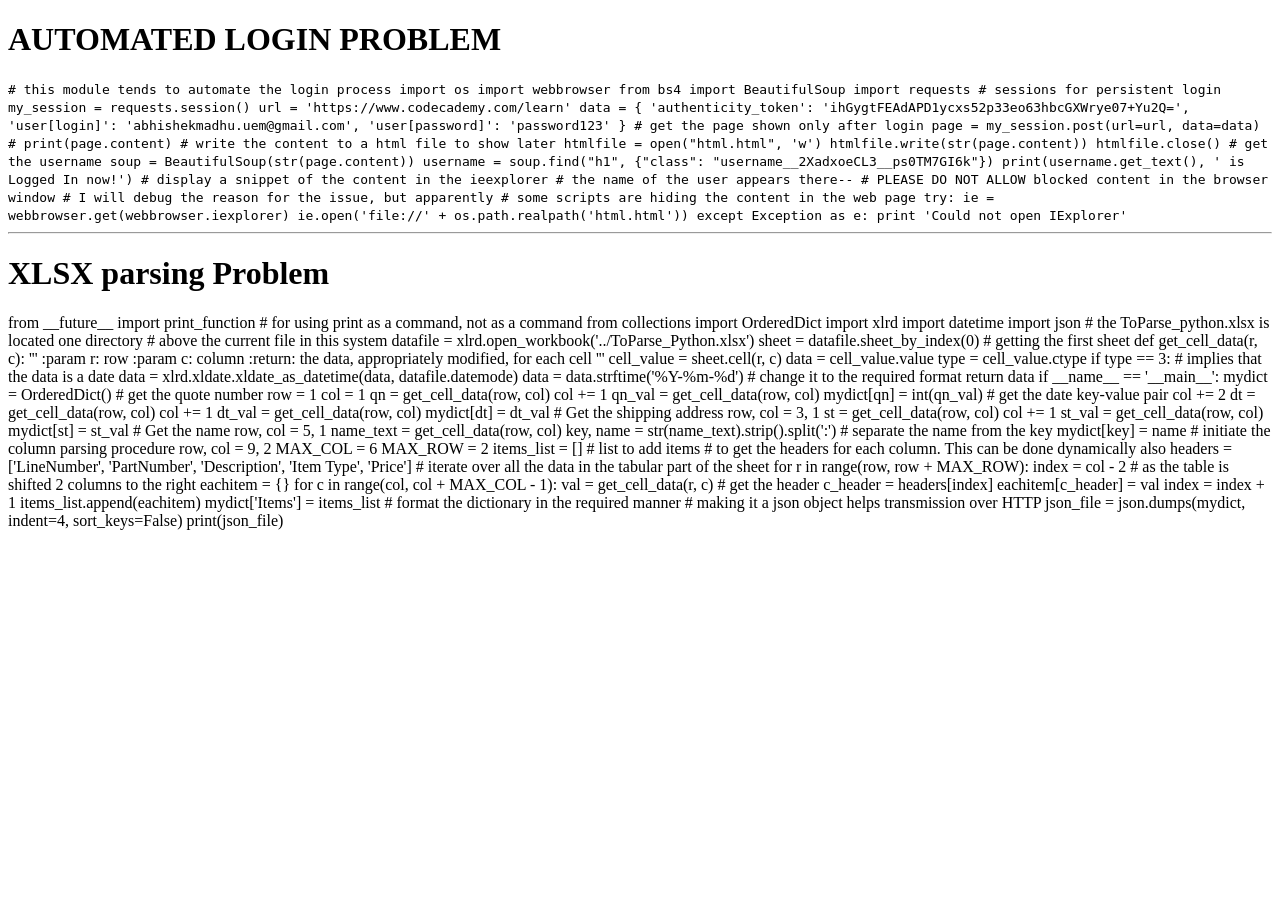
<file: about/testpad/pythontest-raw.html>
<!DOCTYPE html>
<html>
<head>
	<title></title>
</head>
<body>
<h1>AUTOMATED LOGIN PROBLEM</h1>
<code>
#  this module tends to automate the login process
import os
import webbrowser
from bs4 import BeautifulSoup
import requests

# sessions for persistent login
my_session = requests.session()

url = 'https://www.codecademy.com/learn'


data = {
   'authenticity_token': 'ihGygtFEAdAPD1ycxs52p33eo63hbcGXWrye07+Yu2Q=',
   'user[login]': 'abhishekmadhu.uem@gmail.com',
   'user[password]': 'password123'
}

# get the page shown only after login
page = my_session.post(url=url, data=data)


# print(page.content)


# write the content to a html file to show later
htmlfile = open("html.html", 'w')
htmlfile.write(str(page.content))
htmlfile.close()

# get the username
soup = BeautifulSoup(str(page.content))
username = soup.find("h1", {"class": "username__2XadxoeCL3__ps0TM7GI6k"})
print(username.get_text(), ' is Logged In now!')


# display a snippet of the content in the ieexplorer
# the name of the user appears there--
# PLEASE DO NOT ALLOW blocked content in the browser window
# I will debug the reason for the issue, but apparently
# some scripts are hiding the content in the web page

try:
    ie = webbrowser.get(webbrowser.iexplorer)
    ie.open('file://' + os.path.realpath('html.html'))

except Exception as e:
    print 'Could not open IExplorer'
</code>

 <hr>

 <h1>XLSX parsing Problem</h1>

 from __future__ import print_function
# for using print as a command, not as a command
from collections import OrderedDict


import xlrd
import datetime
import json


# the ToParse_python.xlsx is located one directory
# above the current file in this system
datafile = xlrd.open_workbook('../ToParse_Python.xlsx')
sheet = datafile.sheet_by_index(0)  # getting the first sheet




def get_cell_data(r, c):
   '''


   :param r: row
   :param c: column
   :return: the data, appropriately modified, for each cell
   '''


   cell_value = sheet.cell(r, c)
   data = cell_value.value
   type = cell_value.ctype




   if type == 3:       # implies that the data is a date
       data = xlrd.xldate.xldate_as_datetime(data, datafile.datemode)
       data = data.strftime('%Y-%m-%d')    # change it to the required format


   return data




if __name__ == '__main__':
   mydict = OrderedDict()


   # get the quote number
   row = 1
   col = 1
   qn = get_cell_data(row, col)
   col += 1
   qn_val = get_cell_data(row, col)
   mydict[qn] = int(qn_val)


   # get the date key-value pair
   col += 2
   dt = get_cell_data(row, col)
   col += 1
   dt_val = get_cell_data(row, col)
   mydict[dt] = dt_val


   # Get the shipping address
   row, col = 3, 1
   st = get_cell_data(row, col)
   col += 1
   st_val = get_cell_data(row, col)
   mydict[st] = st_val


   # Get the name
   row, col = 5, 1
   name_text = get_cell_data(row, col)
   key, name = str(name_text).strip().split(':')  # separate the name from the key
   mydict[key] = name


   # initiate the column parsing procedure
   row, col = 9, 2
   MAX_COL = 6
   MAX_ROW = 2


   items_list = []  # list to add items


   # to get the headers for each column. This can be done dynamically also
   headers = ['LineNumber', 'PartNumber', 'Description', 'Item Type', 'Price']


   # iterate over all the data in the tabular part of the sheet
   for r in range(row, row + MAX_ROW):
       index = col - 2  # as the table is shifted 2 columns to the right
       eachitem = {}
       for c in range(col, col + MAX_COL - 1):
           val = get_cell_data(r, c)


           # get the header
           c_header = headers[index]


           eachitem[c_header] = val


           index = index + 1


       items_list.append(eachitem)


   mydict['Items'] = items_list


   # format the dictionary in the required manner
   # making it a json object helps transmission over HTTP
   json_file = json.dumps(mydict, indent=4, sort_keys=False)


   print(json_file)
</body>
</html>
</file>
<file: coming-soon.css>
/*
	Modified and edited by Abhishek Madhu.
	Available for free for personal and commercial use.
*/

/* my.CSS 4.10 February 2018 by Jan Egil and Borge Refsnes */
html {
    box-sizing: border-box
}

*,
*:before,
*:after {
    box-sizing: inherit
}

/* Extract from normalize.css by Nicolas Gallagher and Jonathan Neal git.io/normalize */
html {
    -ms-text-size-adjust: 100%;
    -webkit-text-size-adjust: 100%
}

body {
    margin: 0
}

article,
aside,
details,
figcaption,
figure,
footer,
header,
main,
menu,
nav,
section,
summary {
    display: block
}

audio,
canvas,
progress,
video {
    display: inline-block
}

progress {
    vertical-align: baseline
}

audio:not([controls]) {
    display: none;
    height: 0
}

[hidden],
template {
    display: none
}

a {
    background-color: transparent;
    -webkit-text-decoration-skip: objects
}

a:active,
a:hover {
    outline-width: 0
}

abbr[title] {
    border-bottom: none;
    text-decoration: underline;
    text-decoration: underline dotted
}

dfn {
    font-style: italic
}

mark {
    background: #ff0;
    color: #000
}

small {
    font-size: 80%
}

sub,
sup {
    font-size: 75%;
    line-height: 0;
    position: relative;
    vertical-align: baseline
}

sub {
    bottom: -0.25em
}

sup {
    top: -0.5em
}

figure {
    margin: 1em 40px
}

img {
    border-style: none
}

svg:not(:root) {
    overflow: hidden
}

code,
kbd,
pre,
samp {
    font-family: monospace, monospace;
    font-size: 1em
}

hr {
    box-sizing: content-box;
    height: 0;
    overflow: visible
}

button,
input,
select,
textarea {
    font: inherit;
    margin: 0
}

optgroup {
    font-weight: bold
}

button,
input {
    overflow: visible
}

button,
select {
    text-transform: none
}

button,
html [type=button],
[type=reset],
[type=submit] {
    -webkit-appearance: button
}

button::-moz-focus-inner,
[type=button]::-moz-focus-inner,
[type=reset]::-moz-focus-inner,
[type=submit]::-moz-focus-inner {
    border-style: none;
    padding: 0
}

button:-moz-focusring,
[type=button]:-moz-focusring,
[type=reset]:-moz-focusring,
[type=submit]:-moz-focusring {
    outline: 1px dotted ButtonText
}

fieldset {
    border: 1px solid #c0c0c0;
    margin: 0 2px;
    padding: .35em .625em .75em
}

legend {
    color: inherit;
    display: table;
    max-width: 100%;
    padding: 0;
    white-space: normal
}

textarea {
    overflow: auto
}

[type=checkbox],
[type=radio] {
    padding: 0
}

[type=number]::-webkit-inner-spin-button,
[type=number]::-webkit-outer-spin-button {
    height: auto
}

[type=search] {
    -webkit-appearance: textfield;
    outline-offset: -2px
}

[type=search]::-webkit-search-cancel-button,
[type=search]::-webkit-search-decoration {
    -webkit-appearance: none
}

::-webkit-input-placeholder {
    color: inherit;
    opacity: 0.54
}

::-webkit-file-upload-button {
    -webkit-appearance: button;
    font: inherit
}

/* End extract */
html,
body {
    font-family: Verdana, sans-serif;
    font-size: 15px;
    line-height: 1.5
}

html {
    overflow-x: hidden
}

h1 {
    font-size: 36px;
    text-shadow: 1px 1px 20px #c3c0f9;
}

h2 {
    font-size: 30px
}

h3 {
    font-size: 24px
}

h4 {
    font-size: 20px
}

h5 {
    font-size: 18px
}

h6 {
    font-size: 16px
}

.my-serif {
    font-family: serif
}

h1,
h2,
h3,
h4,
h5,
h6 {
    font-family: "Segoe UI", Arial, sans-serif;
    font-weight: 800;
    margin: 10px 0
}

.my-wide {
    letter-spacing: 4px
}

hr {
    border: 0;
    border-top: 1px solid #eee;
    margin: 20px 0
}

.my-image {
    max-width: 100%;
    height: auto
}

img {
    vertical-align: middle
}

a {
    color: inherit
}

.my-table,
.my-table-all {
    border-collapse: collapse;
    border-spacing: 0;
    width: 100%;
    display: table
}

.my-table-all {
    border: 1px solid #ccc
}

.my-bordered tr,
.my-table-all tr {
    border-bottom: 1px solid #ddd
}

.my-striped tbody tr:nth-child(even) {
    background-color: #f1f1f1
}

.my-table-all tr:nth-child(odd) {
    background-color: #fff
}

.my-table-all tr:nth-child(even) {
    background-color: #f1f1f1
}

.my-hoverable tbody tr:hover,
.my-ul.my-hoverable li:hover {
    background-color: #ccc
}

.my-centered tr th,
.my-centered tr td {
    text-align: center
}

.my-table td,
.my-table th,
.my-table-all td,
.my-table-all th {
    padding: 8px 8px;
    display: table-cell;
    text-align: left;
    vertical-align: top
}

.my-table th:first-child,
.my-table td:first-child,
.my-table-all th:first-child,
.my-table-all td:first-child {
    padding-left: 16px
}

.my-btn,
.my-button {
    border: none;
    display: inline-block;
    padding: 8px 16px;
    vertical-align: middle;
    overflow: hidden;
    text-decoration: none;
    color: inherit;
    background-color: inherit;
    text-align: center;
    cursor: pointer;
    white-space: nowrap
}

.my-btn:hover {
    box-shadow: 0 8px 16px 0 rgba(0, 0, 0, 0.2), 0 6px 20px 0 rgba(0, 0, 0, 0.19)
}

.my-btn,
.my-button {
    -webkit-touch-callout: none;
    -webkit-user-select: none;
    -khtml-user-select: none;
    -moz-user-select: none;
    -ms-user-select: none;
    user-select: none
}

.my-disabled,
.my-btn:disabled,
.my-button:disabled {
    cursor: not-allowed;
    opacity: 0.3
}

.my-disabled *,
:disabled * {
    pointer-events: none
}

.my-btn.my-disabled:hover,
.my-btn:disabled:hover {
    box-shadow: none
}

.my-badge,
.my-tag {
    background-color: #000;
    color: #fff;
    display: inline-block;
    padding-left: 8px;
    padding-right: 8px;
    text-align: center
}

.my-badge {
    border-radius: 50%
}

.my-ul {
    list-style-type: none;
    padding: 0;
    margin: 0
}

.my-ul li {
    padding: 8px 16px;
    border-bottom: 1px solid #ddd
}

.my-ul li:last-child {
    border-bottom: none
}

.my-tooltip,
.my-display-container {
    position: relative
}

.my-tooltip .my-text {
    display: none
}

.my-tooltip:hover .my-text {
    display: inline-block
}

.my-ripple:active {
    opacity: 0.5
}

.my-ripple {
    transition: opacity 0s
}

.my-input {
    padding: 8px;
    display: block;
    border: none;
    border-bottom: 1px solid #ccc;
    width: 100%
}

.my-select {
    padding: 9px 0;
    width: 100%;
    border: none;
    border-bottom: 1px solid #ccc
}

.my-dropdown-click,
.my-dropdown-hover {
    position: relative;
    display: inline-block;
    cursor: pointer
}

.my-dropdown-hover:hover .my-dropdown-content {
    display: block
}

.my-dropdown-hover:first-child,
.my-dropdown-click:hover {
    background-color: #ccc;
    color: #000
}

.my-dropdown-hover:hover>.my-button:first-child,
.my-dropdown-click:hover>.my-button:first-child {
    background-color: #ccc;
    color: #000
}

.my-dropdown-content {
    cursor: auto;
    color: #000;
    background-color: #fff;
    display: none;
    position: absolute;
    min-width: 160px;
    margin: 0;
    padding: 0;
    z-index: 1
}

.my-check,
.my-radio {
    width: 24px;
    height: 24px;
    position: relative;
    top: 6px
}

.my-sidebar {
    height: 100%;
    width: 200px;
    background-color: #fff;
    position: fixed !important;
    z-index: 1;
    overflow: auto
}

.my-bar-block .my-dropdown-hover,
.my-bar-block .my-dropdown-click {
    width: 100%
}

.my-bar-block .my-dropdown-hover .my-dropdown-content,
.my-bar-block .my-dropdown-click .my-dropdown-content {
    min-width: 100%
}

.my-bar-block .my-dropdown-hover .my-button,
.my-bar-block .my-dropdown-click .my-button {
    width: 100%;
    text-align: left;
    padding: 8px 16px
}

.my-main,
#main {
    transition: margin-left .4s
}

.my-modal {
    z-index: 3;
    display: none;
    padding-top: 100px;
    position: fixed;
    left: 0;
    top: 0;
    width: 100%;
    height: 100%;
    overflow: auto;
    background-color: rgb(0, 0, 0);
    background-color: rgba(0, 0, 0, 0.4)
}

.my-modal-content {
    margin: auto;
    background-color: #fff;
    position: relative;
    padding: 0;
    outline: 0;
    width: 600px
}

.my-bar {
    width: 100%;
    overflow: hidden
}

.my-center .my-bar {
    display: inline-block;
    width: auto
}

.my-bar .my-bar-item {
    padding: 8px 16px;
    float: left;
    width: auto;
    border: none;
    display: block;
    outline: 0
}

.my-bar .my-dropdown-hover,
.my-bar .my-dropdown-click {
    position: static;
    float: left
}

.my-bar .my-button {
    white-space: normal
}

.my-bar-block .my-bar-item {
    width: 100%;
    display: block;
    padding: 8px 16px;
    text-align: left;
    border: none;
    white-space: normal;
    float: none;
    outline: 0
}

.my-bar-block.my-center .my-bar-item {
    text-align: center
}

.my-block {
    display: block;
    width: 100%
}

.my-responsive {
    display: block;
    overflow-x: auto
}

.my-container:after,
.my-container:before,
.my-panel:after,
.my-panel:before,
.my-row:after,
.my-row:before,
.my-row-padding:after,
.my-row-padding:before,
.my-cell-row:before,
.my-cell-row:after,
.my-clear:after,
.my-clear:before,
.my-bar:before,
.my-bar:after {
    content: "";
    display: table;
    clear: both
}

.my-col,
.my-half,
.my-third,
.my-twothird,
.my-threequarter,
.my-quarter {
    float: left;
    width: 100%
}

.my-col.s1 {
    width: 8.33333%
}

.my-col.s2 {
    width: 16.66666%
}

.my-col.s3 {
    width: 24.99999%
}

.my-col.s4 {
    width: 33.33333%
}

.my-col.s5 {
    width: 41.66666%
}

.my-col.s6 {
    width: 49.99999%
}

.my-col.s7 {
    width: 58.33333%
}

.my-col.s8 {
    width: 66.66666%
}

.my-col.s9 {
    width: 74.99999%
}

.my-col.s10 {
    width: 83.33333%
}

.my-col.s11 {
    width: 91.66666%
}

.my-col.s12 {
    width: 99.99999%
}

@media (min-width:601px) {
    .my-col.m1 {
        width: 8.33333%
    }

    .my-col.m2 {
        width: 16.66666%
    }

    .my-col.m3,
    .my-quarter {
        width: 24.99999%
    }

    .my-col.m4,
    .my-third {
        width: 33.33333%
    }

    .my-col.m5 {
        width: 41.66666%
    }

    .my-col.m6,
    .my-half {
        width: 49.99999%
    }

    .my-col.m7 {
        width: 58.33333%
    }

    .my-col.m8,
    .my-twothird {
        width: 66.66666%
    }

    .my-col.m9,
    .my-threequarter {
        width: 74.99999%
    }

    .my-col.m10 {
        width: 83.33333%
    }

    .my-col.m11 {
        width: 91.66666%
    }

    .my-col.m12 {
        width: 99.99999%
    }
}

@media (min-width:993px) {
    .my-col.l1 {
        width: 8.33333%
    }

    .my-col.l2 {
        width: 16.66666%
    }

    .my-col.l3 {
        width: 24.99999%
    }

    .my-col.l4 {
        width: 33.33333%
    }

    .my-col.l5 {
        width: 41.66666%
    }

    .my-col.l6 {
        width: 49.99999%
    }

    .my-col.l7 {
        width: 58.33333%
    }

    .my-col.l8 {
        width: 66.66666%
    }

    .my-col.l9 {
        width: 74.99999%
    }

    .my-col.l10 {
        width: 83.33333%
    }

    .my-col.l11 {
        width: 91.66666%
    }

    .my-col.l12 {
        width: 99.99999%
    }
}

.my-content {
    max-width: 980px;
    margin: auto
}

.my-rest {
    overflow: hidden
}

.my-cell-row {
    display: table;
    width: 100%
}

.my-cell {
    display: table-cell
}

.my-cell-top {
    vertical-align: top
}

.my-cell-middle {
    vertical-align: middle
}

.my-cell-bottom {
    vertical-align: bottom
}

.my-hide {
    display: none !important
}

.my-show-block,
.my-show {
    display: block !important
}

.my-show-inline-block {
    display: inline-block !important
}

@media (max-width:600px) {
    .my-modal-content {
        margin: 0 10px;
        width: auto !important
    }

    .my-modal {
        padding-top: 30px
    }

    .my-dropdown-hover.my-mobile .my-dropdown-content,
    .my-dropdown-click.my-mobile .my-dropdown-content {
        position: relative
    }

    .my-hide-small {
        display: none !important
    }

    .my-mobile {
        display: block;
        width: 100% !important
    }

    .my-bar-item.my-mobile,
    .my-dropdown-hover.my-mobile,
    .my-dropdown-click.my-mobile {
        text-align: center
    }

    .my-dropdown-hover.my-mobile,
    .my-dropdown-hover.my-mobile .my-btn,
    .my-dropdown-hover.my-mobile .my-button,
    .my-dropdown-click.my-mobile,
    .my-dropdown-click.my-mobile .my-btn,
    .my-dropdown-click.my-mobile .my-button {
        width: 100%
    }
}

@media (max-width:768px) {
    .my-modal-content {
        width: 500px
    }

    .my-modal {
        padding-top: 50px
    }
}

@media (min-width:993px) {
    .my-modal-content {
        width: 900px
    }

    .my-hide-large {
        display: none !important
    }

    .my-sidebar.my-collapse {
        display: block !important
    }
}

@media (max-width:992px) and (min-width:601px) {
    .my-hide-medium {
        display: none !important
    }
}

@media (max-width:992px) {
    .my-sidebar.my-collapse {
        display: none
    }

    .my-main {
        margin-left: 0 !important;
        margin-right: 0 !important
    }
}

.my-top,
.my-bottom {
    position: fixed;
    width: 100%;
    z-index: 1
}

.my-top {
    top: 0
}

.my-bottom {
    bottom: 0
}

.my-overlay {
    position: fixed;
    display: none;
    width: 100%;
    height: 100%;
    top: 0;
    left: 0;
    right: 0;
    bottom: 0;
    background-color: rgba(0, 0, 0, 0.5);
    z-index: 2
}

.my-display-topleft {
    position: absolute;
    left: 0;
    top: 0
}

.my-display-topright {
    position: absolute;
    right: 0;
    top: 0
}

.my-display-bottomleft {
    position: absolute;
    left: 0;
    bottom: 0
}

.my-display-bottomright {
    position: absolute;
    right: 0;
    bottom: 0
}

.my-display-middle {
    position: absolute;
    top: 50%;
    left: 50%;
    transform: translate(-50%, -50%);
    -ms-transform: translate(-50%, -50%)
}

.my-display-left {
    position: absolute;
    top: 50%;
    left: 0%;
    transform: translate(0%, -50%);
    -ms-transform: translate(-0%, -50%)
}

.my-display-right {
    position: absolute;
    top: 50%;
    right: 0%;
    transform: translate(0%, -50%);
    -ms-transform: translate(0%, -50%)
}

.my-display-topmiddle {
    position: absolute;
    left: 50%;
    top: 0;
    transform: translate(-50%, 0%);
    -ms-transform: translate(-50%, 0%)
}

.my-display-bottommiddle {
    position: absolute;
    left: 50%;
    bottom: 0;
    transform: translate(-50%, 0%);
    -ms-transform: translate(-50%, 0%)
}

.my-display-container:hover .my-display-hover {
    display: block
}

.my-display-container:hover span.my-display-hover {
    display: inline-block
}

.my-display-hover {
    display: none
}

.my-display-position {
    position: absolute
}

.my-circle {
    border-radius: 50%
}

.my-round-small {
    border-radius: 2px
}

.my-round,
.my-round-medium {
    border-radius: 4px
}

.my-round-large {
    border-radius: 8px
}

.my-round-xlarge {
    border-radius: 16px
}

.my-round-xxlarge {
    border-radius: 32px
}

.my-row-padding,
.my-row-padding>.my-half,
.my-row-padding>.my-third,
.my-row-padding>.my-twothird,
.my-row-padding>.my-threequarter,
.my-row-padding>.my-quarter,
.my-row-padding>.my-col {
    padding: 0 8px
}

.my-container,
.my-panel {
    padding: 0.01em 16px
}

.my-panel {
    margin-top: 16px;
    margin-bottom: 16px
}

.my-code,
.my-codespan {
    font-family: Consolas, "courier new";
    font-size: 16px
}

.my-code {
    width: auto;
    background-color: #fff;
    padding: 8px 12px;
    border-left: 4px solid #4CAF50;
    word-wrap: break-word
}

.my-codespan {
    color: crimson;
    background-color: #f1f1f1;
    padding-left: 4px;
    padding-right: 4px;
    font-size: 110%
}

.my-card,
.my-card-2 {
    box-shadow: 0 2px 5px 0 rgba(0, 0, 0, 0.16), 0 2px 10px 0 rgba(0, 0, 0, 0.12)
}

.my-card-4,
.my-hover-shadow:hover {
    box-shadow: 0 4px 10px 0 rgba(0, 0, 0, 0.2), 0 4px 20px 0 rgba(0, 0, 0, 0.19)
}

.my-spin {
    animation: my-spin 2s infinite linear
}

@keyframes my-spin {
    0% {
        transform: rotate(0deg)
    }

    100% {
        transform: rotate(359deg)
    }
}

.my-animate-fading {
    animation: fading 10s infinite
}

@keyframes fading {
    0% {
        opacity: 0
    }

    50% {
        opacity: 1
    }

    100% {
        opacity: 0
    }
}

.my-animate-opacity {
    animation: opac 0.8s
}

@keyframes opac {
    from {
        opacity: 0
    }

    to {
        opacity: 1
    }
}

.my-animate-top {
    position: relative;
    animation: animatetop 1.0s;
}

@keyframes animatetop {
    from {
        top: -300px;
        opacity: 0
    }

    to {
        top: 0;
        opacity: 1
    }
}

.my-animate-left {
    position: relative;
    animation: animateleft 0.4s
}

@keyframes animateleft {
    from {
        left: -300px;
        opacity: 0
    }

    to {
        left: 0;
        opacity: 1
    }
}

.my-animate-right {
    position: relative;
    animation: animateright 0.4s
}

@keyframes animateright {
    from {
        right: -300px;
        opacity: 0
    }

    to {
        right: 0;
        opacity: 1
    }
}

.my-animate-bottom {
    position: relative;
    animation: animatebottom 0.4s
}

@keyframes animatebottom {
    from {
        bottom: -300px;
        opacity: 0
    }

    to {
        bottom: 0;
        opacity: 1
    }
}

.my-animate-zoom {
    animation: animatezoom 0.6s
}

@keyframes animatezoom {
    from {
        transform: scale(0)
    }

    to {
        transform: scale(1)
    }
}

.my-animate-input {
    transition: width 0.4s ease-in-out
}

.my-animate-input:focus {
    width: 100% !important
}

.my-opacity,
.my-hover-opacity:hover {
    opacity: 0.60
}

.my-opacity-off,
.my-hover-opacity-off:hover {
    opacity: 1
}

.my-opacity-max {
    opacity: 0.25
}

.my-opacity-min {
    opacity: 0.75
}

.my-greyscale-max,
.my-grayscale-max,
.my-hover-greyscale:hover,
.my-hover-grayscale:hover {
    filter: grayscale(100%)
}

.my-greyscale,
.my-grayscale {
    filter: grayscale(75%)
}

.my-greyscale-min,
.my-grayscale-min {
    filter: grayscale(50%)
}

.my-sepia {
    filter: sepia(75%)
}

.my-sepia-max,
.my-hover-sepia:hover {
    filter: sepia(100%)
}

.my-sepia-min {
    filter: sepia(50%)
}

.my-tiny {
    font-size: 10px !important
}

.my-small {
    font-size: 12px !important
}

.my-medium {
    font-size: 15px !important
}

.my-large {
    font-size: 18px !important;
    text-shadow: 1px 1px 5px white;
}

.my-xlarge {
    font-size: 24px !important
}

.my-xxlarge {
    font-size: 36px !important
}

.my-xxxlarge {
    font-size: 48px !important
}

.my-jumbo {
    font-size: 64px !important
}

.my-left-align {
    text-align: left !important
}

.my-right-align {
    text-align: right !important
}

.my-justify {
    text-align: justify !important
}

.my-center {
    text-align: center !important
}

.my-border-0 {
    border: 0 !important
}

.my-border {
    border: 1px solid #ccc !important
}

.my-border-top {
    border-top: 1px solid #ccc !important
}

.my-border-bottom {
    border-bottom: 1px solid #ccc !important
}

.my-border-left {
    border-left: 1px solid #ccc !important
}

.my-border-right {
    border-right: 1px solid #ccc !important
}

.my-topbar {
    border-top: 6px solid #ccc !important
}

.my-bottombar {
    border-bottom: 6px solid #ccc !important
}

.my-leftbar {
    border-left: 6px solid #ccc !important
}

.my-rightbar {
    border-right: 6px solid #ccc !important
}

.my-section,
.my-code {
    margin-top: 16px !important;
    margin-bottom: 16px !important
}

.my-margin {
    margin: 16px !important
}

.my-margin-top {
    margin-top: 16px !important
}

.my-margin-bottom {
    margin-bottom: 16px !important
}

.my-margin-left {
    margin-left: 16px !important
}

.my-margin-right {
    margin-right: 16px !important
}

.my-padding-small {
    padding: 4px 8px !important
}

.my-padding {
    padding: 8px 16px !important
}

.my-padding-large {
    padding: 12px 24px !important
}

.my-padding-16 {
    padding-top: 16px !important;
    padding-bottom: 16px !important
}

.my-padding-24 {
    padding-top: 24px !important;
    padding-bottom: 24px !important
}

.my-padding-32 {
    padding-top: 32px !important;
    padding-bottom: 32px !important
}

.my-padding-48 {
    padding-top: 48px !important;
    padding-bottom: 48px !important
}

.my-padding-64 {
    padding-top: 64px !important;
    padding-bottom: 64px !important
}

.my-left {
    float: left !important
}

.my-right {
    float: right !important
}

.my-button:hover {
    color: #000 !important;
    background-color: #ccc !important
}

.my-transparent,
.my-hover-none:hover {
    background-color: transparent !important
}

.my-hover-none:hover {
    box-shadow: none !important
}

/* Colors */
.my-amber,
.my-hover-amber:hover {
    color: #000 !important;
    background-color: #ffc107 !important
}

.my-aqua,
.my-hover-aqua:hover {
    color: #000 !important;
    background-color: #00ffff !important
}

.my-blue,
.my-hover-blue:hover {
    color: #fff !important;
    background-color: #2196F3 !important
}

.my-light-blue,
.my-hover-light-blue:hover {
    color: #000 !important;
    background-color: #87CEEB !important
}

.my-brown,
.my-hover-brown:hover {
    color: #fff !important;
    background-color: #795548 !important
}

.my-cyan,
.my-hover-cyan:hover {
    color: #000 !important;
    background-color: #00bcd4 !important
}

.my-blue-grey,
.my-hover-blue-grey:hover,
.my-blue-gray,
.my-hover-blue-gray:hover {
    color: #fff !important;
    background-color: #607d8b !important
}

.my-green,
.my-hover-green:hover {
    color: #fff !important;
    background-color: #4CAF50 !important
}

.my-light-green,
.my-hover-light-green:hover {
    color: #000 !important;
    background-color: #8bc34a !important
}

.my-indigo,
.my-hover-indigo:hover {
    color: #fff !important;
    background-color: #3f51b5 !important
}

.my-khaki,
.my-hover-khaki:hover {
    color: #000 !important;
    background-color: #f0e68c !important
}

.my-lime,
.my-hover-lime:hover {
    color: #000 !important;
    background-color: #cddc39 !important
}

.my-orange,
.my-hover-orange:hover {
    color: #000 !important;
    background-color: #ff9800 !important
}

.my-deep-orange,
.my-hover-deep-orange:hover {
    color: #fff !important;
    background-color: #ff5722 !important
}

.my-pink,
.my-hover-pink:hover {
    color: #fff !important;
    background-color: #e91e63 !important
}

.my-purple,
.my-hover-purple:hover {
    color: #fff !important;
    background-color: #9c27b0 !important
}

.my-deep-purple,
.my-hover-deep-purple:hover {
    color: #fff !important;
    background-color: #673ab7 !important
}

.my-red,
.my-hover-red:hover {
    color: #fff !important;
    background-color: #f44336 !important
}

.my-sand,
.my-hover-sand:hover {
    color: #000 !important;
    background-color: #fdf5e6 !important
}

.my-teal,
.my-hover-teal:hover {
    color: #fff !important;
    background-color: #009688 !important
}

.my-yellow,
.my-hover-yellow:hover {
    color: #000 !important;
    background-color: #ffeb3b !important
}

.my-white,
.my-hover-white:hover {
    color: #000 !important;
    background-color: #fff !important
}

.my-black,
.my-hover-black:hover {
    color: #fff !important;
    background-color: #000 !important
}

.my-grey,
.my-hover-grey:hover,
.my-gray,
.my-hover-gray:hover {
    color: #000 !important;
    background-color: #9e9e9e !important
}

.my-light-grey,
.my-hover-light-grey:hover,
.my-light-gray,
.my-hover-light-gray:hover {
    color: #000 !important;
    background-color: #f1f1f1 !important
}

.my-dark-grey,
.my-hover-dark-grey:hover,
.my-dark-gray,
.my-hover-dark-gray:hover {
    color: #fff !important;
    background-color: #616161 !important
}

.my-pale-red,
.my-hover-pale-red:hover {
    color: #000 !important;
    background-color: #ffdddd !important
}

.my-pale-green,
.my-hover-pale-green:hover {
    color: #000 !important;
    background-color: #ddffdd !important
}

.my-pale-yellow,
.my-hover-pale-yellow:hover {
    color: #000 !important;
    background-color: #ffffcc !important
}

.my-pale-blue,
.my-hover-pale-blue:hover {
    color: #000 !important;
    background-color: #ddffff !important
}

.my-text-amber,
.my-hover-text-amber:hover {
    color: #ffc107 !important
}

.my-text-aqua,
.my-hover-text-aqua:hover {
    color: #00ffff !important
}

.my-text-blue,
.my-hover-text-blue:hover {
    color: #2196F3 !important
}

.my-text-light-blue,
.my-hover-text-light-blue:hover {
    color: #87CEEB !important
}

.my-text-brown,
.my-hover-text-brown:hover {
    color: #795548 !important
}

.my-text-cyan,
.my-hover-text-cyan:hover {
    color: #00bcd4 !important
}

.my-text-blue-grey,
.my-hover-text-blue-grey:hover,
.my-text-blue-gray,
.my-hover-text-blue-gray:hover {
    color: #607d8b !important
}

.my-text-green,
.my-hover-text-green:hover {
    color: #4CAF50 !important
}

.my-text-light-green,
.my-hover-text-light-green:hover {
    color: #8bc34a !important
}

.my-text-indigo,
.my-hover-text-indigo:hover {
    color: #3f51b5 !important
}

.my-text-khaki,
.my-hover-text-khaki:hover {
    color: #b4aa50 !important
}

.my-text-lime,
.my-hover-text-lime:hover {
    color: #cddc39 !important
}

.my-text-orange,
.my-hover-text-orange:hover {
    color: #ff9800 !important
}

.my-text-deep-orange,
.my-hover-text-deep-orange:hover {
    color: #ff5722 !important
}

.my-text-pink,
.my-hover-text-pink:hover {
    color: #e91e63 !important
}

.my-text-purple,
.my-hover-text-purple:hover {
    color: #9c27b0 !important
}

.my-text-deep-purple,
.my-hover-text-deep-purple:hover {
    color: #673ab7 !important
}

.my-text-red,
.my-hover-text-red:hover {
    color: #f44336 !important
}

.my-text-sand,
.my-hover-text-sand:hover {
    color: #fdf5e6 !important
}

.my-text-teal,
.my-hover-text-teal:hover {
    color: #009688 !important
}

.my-text-yellow,
.my-hover-text-yellow:hover {
    color: #d2be0e !important
}

.my-text-white,
.my-hover-text-white:hover {
    color: #fefefe !important;
}

.my-text-black,
.my-hover-text-black:hover {
    color: #000 !important
}

.my-text-grey,
.my-hover-text-grey:hover,
.my-text-gray,
.my-hover-text-gray:hover {
    color: #757575 !important
}

.my-text-light-grey,
.my-hover-text-light-grey:hover,
.my-text-light-gray,
.my-hover-text-light-gray:hover {
    color: #f1f1f1 !important
}

.my-text-dark-grey,
.my-hover-text-dark-grey:hover,
.my-text-dark-gray,
.my-hover-text-dark-gray:hover {
    color: #3a3a3a !important
}

.my-border-amber,
.my-hover-border-amber:hover {
    border-color: #ffc107 !important
}

.my-border-aqua,
.my-hover-border-aqua:hover {
    border-color: #00ffff !important
}

.my-border-blue,
.my-hover-border-blue:hover {
    border-color: #2196F3 !important
}

.my-border-light-blue,
.my-hover-border-light-blue:hover {
    border-color: #87CEEB !important
}

.my-border-brown,
.my-hover-border-brown:hover {
    border-color: #795548 !important
}

.my-border-cyan,
.my-hover-border-cyan:hover {
    border-color: #00bcd4 !important
}

.my-border-blue-grey,
.my-hover-border-blue-grey:hover,
.my-border-blue-gray,
.my-hover-border-blue-gray:hover {
    border-color: #607d8b !important
}

.my-border-green,
.my-hover-border-green:hover {
    border-color: #4CAF50 !important
}

.my-border-light-green,
.my-hover-border-light-green:hover {
    border-color: #8bc34a !important
}

.my-border-indigo,
.my-hover-border-indigo:hover {
    border-color: #3f51b5 !important
}

.my-border-khaki,
.my-hover-border-khaki:hover {
    border-color: #f0e68c !important
}

.my-border-lime,
.my-hover-border-lime:hover {
    border-color: #cddc39 !important
}

.my-border-orange,
.my-hover-border-orange:hover {
    border-color: #ff9800 !important
}

.my-border-deep-orange,
.my-hover-border-deep-orange:hover {
    border-color: #ff5722 !important
}

.my-border-pink,
.my-hover-border-pink:hover {
    border-color: #e91e63 !important
}

.my-border-purple,
.my-hover-border-purple:hover {
    border-color: #9c27b0 !important
}

.my-border-deep-purple,
.my-hover-border-deep-purple:hover {
    border-color: #673ab7 !important
}

.my-border-red,
.my-hover-border-red:hover {
    border-color: #f44336 !important
}

.my-border-sand,
.my-hover-border-sand:hover {
    border-color: #fdf5e6 !important
}

.my-border-teal,
.my-hover-border-teal:hover {
    border-color: #009688 !important
}

.my-border-yellow,
.my-hover-border-yellow:hover {
    border-color: #ffeb3b !important
}

.my-border-white,
.my-hover-border-white:hover {
    border-color: #fff !important
}

.my-border-black,
.my-hover-border-black:hover {
    border-color: #000 !important
}

.my-border-grey,
.my-hover-border-grey:hover,
.my-border-gray,
.my-hover-border-gray:hover {
    border-color: #9e9e9e !important
}

.my-border-light-grey,
.my-hover-border-light-grey:hover,
.my-border-light-gray,
.my-hover-border-light-gray:hover {
    border-color: #f1f1f1 !important
}

.my-border-dark-grey,
.my-hover-border-dark-grey:hover,
.my-border-dark-gray,
.my-hover-border-dark-gray:hover {
    border-color: #616161 !important
}

.my-border-pale-red,
.my-hover-border-pale-red:hover {
    border-color: #ffe7e7 !important
}

.my-border-pale-green,
.my-hover-border-pale-green:hover {
    border-color: #e7ffe7 !important
}

.my-border-pale-yellow,
.my-hover-border-pale-yellow:hover {
    border-color: #ffffcc !important
}

.my-border-pale-blue,
.my-hover-border-pale-blue:hover {
    border-color: #e7ffff !important
}

/*********************Abhishek Madhu*********************************/

.opensource-logo {
    max-height: 70px;
    max-height: 70px;
}

body,
h1 {
    font-family: "Raleway", sans-serif
}

body,
html {
    height: 100%
}

/*<<<<<<< HEAD*/

/*=======
>>>>>>> parent of 0685a6c... BGIMG trial*/
.bgimg {
    background-image: url('/landing-images/wall.jpeg');
    min-height: 100%;
    background-position: center;
    background-size: cover;
    padding-top: 30px;
    /*-webkit-filter: blur(3px);  Safari 6.0 - 9.0 
    filter: blur(3px);*/
    /*<<<<<<<*/
    /*HEAD*/
    /*=======*/
    /*>>>>>>> parent of 0685a6c... BGIMG trial*/
}

/*****************************/

.darken-with-text p {
    margin: 0;
    font-size: 2em;
    text-align: center;
    color: #fefefe;
    padding-top: 50px;
    position: relative;
    z-index: 1;
}

.darken-pseudo {
    position: relative;
}

.darken-pseudo:after {
    content: '';
    position: absolute;
    top: 0;
    bottom: 0;
    left: 0;
    right: 0;
    display: block;
    background-color: rgba(0, 0, 0, 0.5);
}

.my-text-white,
.my-hover-text-white:hover {
    color: #fefefe !important;
}

.back-blend {
    background: rgba(0, 0, 0, 0.05);

}

#logo {
    max-height: 100%;
    max-width: 100%;
}
</file>
<file: blog/blog.css>
body {
	font-family: 'Source Sans Pro', serif;
	background: url(https://d2v9y0dukr6mq2.cloudfront.net/video/thumbnail/EvVhCC0deijtsl1b4/videoblocks-programming-code-background-abstract-seamless-loop-animation_bklmxmhjw_thumbnail-full01.png) fixed;
	/*background: url(http://thecutestblogontheblock.com/wp-content/uploads/2011/11/flutter-by-free-background-3-column-spring-copy-1000x500.jpg) fixed;*/
	background-size: 100%;
	max-width: 100%;
	width: 100%;
	padding: 70px 20px;

	margin-top: 60px;
	margin: auto;

}

.frame {
	font-family: Source Sans Pro, serif;
	background: #ffffffe8;
	max-width: 800px;
	min-width: 300px;
	position: center;
	width: 55%;
	padding: 20px;
	border: 20px solid #bdc3c7;
	margin: 45px auto;  /*aligns to middle*/
	/*vertical-align: middle;*/
	/*margin-left: 10%;*/
}

.date {
	color: #3498DB;
	text-transform: uppercase;
	letter-spacing: 2px;
	font-size: 1.2em;
}

h2 {
	color: #2c3e50;
	font-weight: 900;
	font-size: 2em;
}

hr { 
	border: 0; 
	height: 1px; 
	background-image: linear-gradient(to right, rgba(0, 0, 0, 0), rgba(0, 0, 0, 0.75), rgba(0, 0, 0, 0));
}

.first-para-of-each-blog {
	border-left: 5px solid #bdbdf1;
	padding-left: 4px;
}

.blog {
	font-family: 'Raleway', serif;
	font-size: 1.2em;
}

.navbar {
	font-family: "Helvetica Neue",Helvetica,Arial,sans-serif;
}
</file>
<file: about/about.css>
body {
	padding-top: 70px;
}
</file>
<file: resume/vendor/simple-line-icons/css/simple-line-icons.css>
@font-face {
  font-family: 'simple-line-icons';
  src: url('../fonts/Simple-Line-Icons.eot?v=2.4.0');
  src: url('../fonts/Simple-Line-Icons.eot?v=2.4.0#iefix') format('embedded-opentype'), url('../fonts/Simple-Line-Icons.woff2?v=2.4.0') format('woff2'), url('../fonts/Simple-Line-Icons.ttf?v=2.4.0') format('truetype'), url('../fonts/Simple-Line-Icons.woff?v=2.4.0') format('woff'), url('../fonts/Simple-Line-Icons.svg?v=2.4.0#simple-line-icons') format('svg');
  font-weight: normal;
  font-style: normal;
}
/*
 Use the following CSS code if you want to have a class per icon.
 Instead of a list of all class selectors, you can use the generic [class*="icon-"] selector, but it's slower:
*/
.icon-user,
.icon-people,
.icon-user-female,
.icon-user-follow,
.icon-user-following,
.icon-user-unfollow,
.icon-login,
.icon-logout,
.icon-emotsmile,
.icon-phone,
.icon-call-end,
.icon-call-in,
.icon-call-out,
.icon-map,
.icon-location-pin,
.icon-direction,
.icon-directions,
.icon-compass,
.icon-layers,
.icon-menu,
.icon-list,
.icon-options-vertical,
.icon-options,
.icon-arrow-down,
.icon-arrow-left,
.icon-arrow-right,
.icon-arrow-up,
.icon-arrow-up-circle,
.icon-arrow-left-circle,
.icon-arrow-right-circle,
.icon-arrow-down-circle,
.icon-check,
.icon-clock,
.icon-plus,
.icon-minus,
.icon-close,
.icon-event,
.icon-exclamation,
.icon-organization,
.icon-trophy,
.icon-screen-smartphone,
.icon-screen-desktop,
.icon-plane,
.icon-notebook,
.icon-mustache,
.icon-mouse,
.icon-magnet,
.icon-energy,
.icon-disc,
.icon-cursor,
.icon-cursor-move,
.icon-crop,
.icon-chemistry,
.icon-speedometer,
.icon-shield,
.icon-screen-tablet,
.icon-magic-wand,
.icon-hourglass,
.icon-graduation,
.icon-ghost,
.icon-game-controller,
.icon-fire,
.icon-eyeglass,
.icon-envelope-open,
.icon-envelope-letter,
.icon-bell,
.icon-badge,
.icon-anchor,
.icon-wallet,
.icon-vector,
.icon-speech,
.icon-puzzle,
.icon-printer,
.icon-present,
.icon-playlist,
.icon-pin,
.icon-picture,
.icon-handbag,
.icon-globe-alt,
.icon-globe,
.icon-folder-alt,
.icon-folder,
.icon-film,
.icon-feed,
.icon-drop,
.icon-drawer,
.icon-docs,
.icon-doc,
.icon-diamond,
.icon-cup,
.icon-calculator,
.icon-bubbles,
.icon-briefcase,
.icon-book-open,
.icon-basket-loaded,
.icon-basket,
.icon-bag,
.icon-action-undo,
.icon-action-redo,
.icon-wrench,
.icon-umbrella,
.icon-trash,
.icon-tag,
.icon-support,
.icon-frame,
.icon-size-fullscreen,
.icon-size-actual,
.icon-shuffle,
.icon-share-alt,
.icon-share,
.icon-rocket,
.icon-question,
.icon-pie-chart,
.icon-pencil,
.icon-note,
.icon-loop,
.icon-home,
.icon-grid,
.icon-graph,
.icon-microphone,
.icon-music-tone-alt,
.icon-music-tone,
.icon-earphones-alt,
.icon-earphones,
.icon-equalizer,
.icon-like,
.icon-dislike,
.icon-control-start,
.icon-control-rewind,
.icon-control-play,
.icon-control-pause,
.icon-control-forward,
.icon-control-end,
.icon-volume-1,
.icon-volume-2,
.icon-volume-off,
.icon-calendar,
.icon-bulb,
.icon-chart,
.icon-ban,
.icon-bubble,
.icon-camrecorder,
.icon-camera,
.icon-cloud-download,
.icon-cloud-upload,
.icon-envelope,
.icon-eye,
.icon-flag,
.icon-heart,
.icon-info,
.icon-key,
.icon-link,
.icon-lock,
.icon-lock-open,
.icon-magnifier,
.icon-magnifier-add,
.icon-magnifier-remove,
.icon-paper-clip,
.icon-paper-plane,
.icon-power,
.icon-refresh,
.icon-reload,
.icon-settings,
.icon-star,
.icon-symbol-female,
.icon-symbol-male,
.icon-target,
.icon-credit-card,
.icon-paypal,
.icon-social-tumblr,
.icon-social-twitter,
.icon-social-facebook,
.icon-social-instagram,
.icon-social-linkedin,
.icon-social-pinterest,
.icon-social-github,
.icon-social-google,
.icon-social-reddit,
.icon-social-skype,
.icon-social-dribbble,
.icon-social-behance,
.icon-social-foursqare,
.icon-social-soundcloud,
.icon-social-spotify,
.icon-social-stumbleupon,
.icon-social-youtube,
.icon-social-dropbox,
.icon-social-vkontakte,
.icon-social-steam {
  font-family: 'simple-line-icons';
  speak: none;
  font-style: normal;
  font-weight: normal;
  font-variant: normal;
  text-transform: none;
  line-height: 1;
  /* Better Font Rendering =========== */
  -webkit-font-smoothing: antialiased;
  -moz-osx-font-smoothing: grayscale;
}
.icon-user:before {
  content: "\e005";
}
.icon-people:before {
  content: "\e001";
}
.icon-user-female:before {
  content: "\e000";
}
.icon-user-follow:before {
  content: "\e002";
}
.icon-user-following:before {
  content: "\e003";
}
.icon-user-unfollow:before {
  content: "\e004";
}
.icon-login:before {
  content: "\e066";
}
.icon-logout:before {
  content: "\e065";
}
.icon-emotsmile:before {
  content: "\e021";
}
.icon-phone:before {
  content: "\e600";
}
.icon-call-end:before {
  content: "\e048";
}
.icon-call-in:before {
  content: "\e047";
}
.icon-call-out:before {
  content: "\e046";
}
.icon-map:before {
  content: "\e033";
}
.icon-location-pin:before {
  content: "\e096";
}
.icon-direction:before {
  content: "\e042";
}
.icon-directions:before {
  content: "\e041";
}
.icon-compass:before {
  content: "\e045";
}
.icon-layers:before {
  content: "\e034";
}
.icon-menu:before {
  content: "\e601";
}
.icon-list:before {
  content: "\e067";
}
.icon-options-vertical:before {
  content: "\e602";
}
.icon-options:before {
  content: "\e603";
}
.icon-arrow-down:before {
  content: "\e604";
}
.icon-arrow-left:before {
  content: "\e605";
}
.icon-arrow-right:before {
  content: "\e606";
}
.icon-arrow-up:before {
  content: "\e607";
}
.icon-arrow-up-circle:before {
  content: "\e078";
}
.icon-arrow-left-circle:before {
  content: "\e07a";
}
.icon-arrow-right-circle:before {
  content: "\e079";
}
.icon-arrow-down-circle:before {
  content: "\e07b";
}
.icon-check:before {
  content: "\e080";
}
.icon-clock:before {
  content: "\e081";
}
.icon-plus:before {
  content: "\e095";
}
.icon-minus:before {
  content: "\e615";
}
.icon-close:before {
  content: "\e082";
}
.icon-event:before {
  content: "\e619";
}
.icon-exclamation:before {
  content: "\e617";
}
.icon-organization:before {
  content: "\e616";
}
.icon-trophy:before {
  content: "\e006";
}
.icon-screen-smartphone:before {
  content: "\e010";
}
.icon-screen-desktop:before {
  content: "\e011";
}
.icon-plane:before {
  content: "\e012";
}
.icon-notebook:before {
  content: "\e013";
}
.icon-mustache:before {
  content: "\e014";
}
.icon-mouse:before {
  content: "\e015";
}
.icon-magnet:before {
  content: "\e016";
}
.icon-energy:before {
  content: "\e020";
}
.icon-disc:before {
  content: "\e022";
}
.icon-cursor:before {
  content: "\e06e";
}
.icon-cursor-move:before {
  content: "\e023";
}
.icon-crop:before {
  content: "\e024";
}
.icon-chemistry:before {
  content: "\e026";
}
.icon-speedometer:before {
  content: "\e007";
}
.icon-shield:before {
  content: "\e00e";
}
.icon-screen-tablet:before {
  content: "\e00f";
}
.icon-magic-wand:before {
  content: "\e017";
}
.icon-hourglass:before {
  content: "\e018";
}
.icon-graduation:before {
  content: "\e019";
}
.icon-ghost:before {
  content: "\e01a";
}
.icon-game-controller:before {
  content: "\e01b";
}
.icon-fire:before {
  content: "\e01c";
}
.icon-eyeglass:before {
  content: "\e01d";
}
.icon-envelope-open:before {
  content: "\e01e";
}
.icon-envelope-letter:before {
  content: "\e01f";
}
.icon-bell:before {
  content: "\e027";
}
.icon-badge:before {
  content: "\e028";
}
.icon-anchor:before {
  content: "\e029";
}
.icon-wallet:before {
  content: "\e02a";
}
.icon-vector:before {
  content: "\e02b";
}
.icon-speech:before {
  content: "\e02c";
}
.icon-puzzle:before {
  content: "\e02d";
}
.icon-printer:before {
  content: "\e02e";
}
.icon-present:before {
  content: "\e02f";
}
.icon-playlist:before {
  content: "\e030";
}
.icon-pin:before {
  content: "\e031";
}
.icon-picture:before {
  content: "\e032";
}
.icon-handbag:before {
  content: "\e035";
}
.icon-globe-alt:before {
  content: "\e036";
}
.icon-globe:before {
  content: "\e037";
}
.icon-folder-alt:before {
  content: "\e039";
}
.icon-folder:before {
  content: "\e089";
}
.icon-film:before {
  content: "\e03a";
}
.icon-feed:before {
  content: "\e03b";
}
.icon-drop:before {
  content: "\e03e";
}
.icon-drawer:before {
  content: "\e03f";
}
.icon-docs:before {
  content: "\e040";
}
.icon-doc:before {
  content: "\e085";
}
.icon-diamond:before {
  content: "\e043";
}
.icon-cup:before {
  content: "\e044";
}
.icon-calculator:before {
  content: "\e049";
}
.icon-bubbles:before {
  content: "\e04a";
}
.icon-briefcase:before {
  content: "\e04b";
}
.icon-book-open:before {
  content: "\e04c";
}
.icon-basket-loaded:before {
  content: "\e04d";
}
.icon-basket:before {
  content: "\e04e";
}
.icon-bag:before {
  content: "\e04f";
}
.icon-action-undo:before {
  content: "\e050";
}
.icon-action-redo:before {
  content: "\e051";
}
.icon-wrench:before {
  content: "\e052";
}
.icon-umbrella:before {
  content: "\e053";
}
.icon-trash:before {
  content: "\e054";
}
.icon-tag:before {
  content: "\e055";
}
.icon-support:before {
  content: "\e056";
}
.icon-frame:before {
  content: "\e038";
}
.icon-size-fullscreen:before {
  content: "\e057";
}
.icon-size-actual:before {
  content: "\e058";
}
.icon-shuffle:before {
  content: "\e059";
}
.icon-share-alt:before {
  content: "\e05a";
}
.icon-share:before {
  content: "\e05b";
}
.icon-rocket:before {
  content: "\e05c";
}
.icon-question:before {
  content: "\e05d";
}
.icon-pie-chart:before {
  content: "\e05e";
}
.icon-pencil:before {
  content: "\e05f";
}
.icon-note:before {
  content: "\e060";
}
.icon-loop:before {
  content: "\e064";
}
.icon-home:before {
  content: "\e069";
}
.icon-grid:before {
  content: "\e06a";
}
.icon-graph:before {
  content: "\e06b";
}
.icon-microphone:before {
  content: "\e063";
}
.icon-music-tone-alt:before {
  content: "\e061";
}
.icon-music-tone:before {
  content: "\e062";
}
.icon-earphones-alt:before {
  content: "\e03c";
}
.icon-earphones:before {
  content: "\e03d";
}
.icon-equalizer:before {
  content: "\e06c";
}
.icon-like:before {
  content: "\e068";
}
.icon-dislike:before {
  content: "\e06d";
}
.icon-control-start:before {
  content: "\e06f";
}
.icon-control-rewind:before {
  content: "\e070";
}
.icon-control-play:before {
  content: "\e071";
}
.icon-control-pause:before {
  content: "\e072";
}
.icon-control-forward:before {
  content: "\e073";
}
.icon-control-end:before {
  content: "\e074";
}
.icon-volume-1:before {
  content: "\e09f";
}
.icon-volume-2:before {
  content: "\e0a0";
}
.icon-volume-off:before {
  content: "\e0a1";
}
.icon-calendar:before {
  content: "\e075";
}
.icon-bulb:before {
  content: "\e076";
}
.icon-chart:before {
  content: "\e077";
}
.icon-ban:before {
  content: "\e07c";
}
.icon-bubble:before {
  content: "\e07d";
}
.icon-camrecorder:before {
  content: "\e07e";
}
.icon-camera:before {
  content: "\e07f";
}
.icon-cloud-download:before {
  content: "\e083";
}
.icon-cloud-upload:before {
  content: "\e084";
}
.icon-envelope:before {
  content: "\e086";
}
.icon-eye:before {
  content: "\e087";
}
.icon-flag:before {
  content: "\e088";
}
.icon-heart:before {
  content: "\e08a";
}
.icon-info:before {
  content: "\e08b";
}
.icon-key:before {
  content: "\e08c";
}
.icon-link:before {
  content: "\e08d";
}
.icon-lock:before {
  content: "\e08e";
}
.icon-lock-open:before {
  content: "\e08f";
}
.icon-magnifier:before {
  content: "\e090";
}
.icon-magnifier-add:before {
  content: "\e091";
}
.icon-magnifier-remove:before {
  content: "\e092";
}
.icon-paper-clip:before {
  content: "\e093";
}
.icon-paper-plane:before {
  content: "\e094";
}
.icon-power:before {
  content: "\e097";
}
.icon-refresh:before {
  content: "\e098";
}
.icon-reload:before {
  content: "\e099";
}
.icon-settings:before {
  content: "\e09a";
}
.icon-star:before {
  content: "\e09b";
}
.icon-symbol-female:before {
  content: "\e09c";
}
.icon-symbol-male:before {
  content: "\e09d";
}
.icon-target:before {
  content: "\e09e";
}
.icon-credit-card:before {
  content: "\e025";
}
.icon-paypal:before {
  content: "\e608";
}
.icon-social-tumblr:before {
  content: "\e00a";
}
.icon-social-twitter:before {
  content: "\e009";
}
.icon-social-facebook:before {
  content: "\e00b";
}
.icon-social-instagram:before {
  content: "\e609";
}
.icon-social-linkedin:before {
  content: "\e60a";
}
.icon-social-pinterest:before {
  content: "\e60b";
}
.icon-social-github:before {
  content: "\e60c";
}
.icon-social-google:before {
  content: "\e60d";
}
.icon-social-reddit:before {
  content: "\e60e";
}
.icon-social-skype:before {
  content: "\e60f";
}
.icon-social-dribbble:before {
  content: "\e00d";
}
.icon-social-behance:before {
  content: "\e610";
}
.icon-social-foursqare:before {
  content: "\e611";
}
.icon-social-soundcloud:before {
  content: "\e612";
}
.icon-social-spotify:before {
  content: "\e613";
}
.icon-social-stumbleupon:before {
  content: "\e614";
}
.icon-social-youtube:before {
  content: "\e008";
}
.icon-social-dropbox:before {
  content: "\e00c";
}
.icon-social-vkontakte:before {
  content: "\e618";
}
.icon-social-steam:before {
  content: "\e620";
}
</file>
<file: about/testpad/pad1.css>
/* css Zen Garden default style v1.02 */
/* css released under Creative Commons License - http://creativecommons.org/licenses/by-nc-sa/1.0/  */

/* This file based on 'Tranquille' by Dave Shea */
/* You may use this file as a foundation for any new work, but you may find it easier to start from scratch. */
/* Not all elements are defined in this file, so you'll most likely want to refer to the xhtml as well. */

/* Your images should be linked as if the CSS file sits in the same folder as the images. ie. no paths. */

/* Used By ABHISHEK MADHU only for testing purposes */

/* basic elements */
html {
	margin: 0;
	padding: 0;
	}
body { 
	font: 75% georgia, sans-serif;
	line-height: 1.88889;
	color: #555753; 
	background: #fff url(http://csszengarden.com/001/blossoms.jpg) no-repeat bottom right; 
	margin: auto; 
	padding: auto;
	}
p { 
	margin-top: 0; 
	text-align: justify;
	}
h3 { 
	font: italic normal 1.4em georgia, sans-serif;
	letter-spacing: 1px; 
	margin-bottom: 0; 
	color: #7D775C;
	}
a:link { 
	font-weight: bold; 
	text-decoration: none; 
	color: #B7A5DF;
	}
a:visited { 
	font-weight: bold; 
	text-decoration: none; 
	color: #D4CDDC;
	}
a:hover, a:focus, a:active { 
	text-decoration: underline; 
	color: #9685BA;
	}
abbr {
	border-bottom: none;
	}


/* specific divs */
.page-wrapper { 
	background: url(http://csszengarden.com/001/zen-bg.jpg) no-repeat top left; 
	padding: 0 175px 0 110px;  
	margin: 0; 
	position: relative;
	}

.intro { 
	min-width: 470px;
	width: 100%;
	}

header h1 { 
	background: transparent url(http://csszengarden.com/001/h1.gif) no-repeat top left;
	margin-top: 10px;
	display: block;
	width: 219px;
	height: 87px;
	float: left;

	text-indent: 100%;
	white-space: nowrap;
	overflow: hidden;
	}
header h2 { 
	background: transparent url(http://csszengarden.com/001/h2.gif) no-repeat top left; 
	margin-top: 58px; 
	margin-bottom: 40px; 
	width: 200px; 
	height: 18px; 
	float: right;

	text-indent: 100%;
	white-space: nowrap;
	overflow: hidden;
	}
header {
	padding-top: 20px;
	height: 87px;
}

.summary {
	clear: both; 
	margin: 20px 20px 20px 10px; 
	width: 160px; 
	float: left;
	}
.summary p {
	font: italic 1.1em/2.2 georgia; 
	text-align: center;
	}

.preamble {
	clear: right; 
	padding: 0px 10px 0 10px;
	}
.supporting {	
	padding-left: 10px; 
	margin-bottom: 40px;
	}

footer { 
	text-align: center; 
	}
footer a:link, footer a:visited { 
	margin-right: 20px; 
	}

.sidebar {
	margin-left: 600px; 
	position: absolute; 
	top: 0; 
	right: 0;
	}
.sidebar .wrapper { 
	font: 10px verdana, sans-serif; 
	background: transparent url(http://csszengarden.com/001/paper-bg.jpg) top left repeat-y; 
	padding: 10px; 
	margin-top: 150px; 
	width: 130px; 
	}
.sidebar h3.select { 
	background: transparent url(http://csszengarden.com/001/h3.gif) no-repeat top left; 
	margin: 10px 0 5px 0; 
	width: 97px; 
	height: 16px; 

	text-indent: 100%;
	white-space: nowrap;
	overflow: hidden;
	}
.sidebar h3.archives { 
	background: transparent url(http://csszengarden.com/001/h5.gif) no-repeat top left; 
	margin: 25px 0 5px 0; 
	width:57px; 
	height: 14px; 

	text-indent: 100%;
	white-space: nowrap;
	overflow: hidden;
	}
.sidebar h3.resources { 
	background: transparent url(http://csszengarden.com/001/h6.gif) no-repeat top left; 
	margin: 25px 0 5px 0; 
	width:63px; 
	height: 10px; 

	text-indent: 100%;
	white-space: nowrap;
	overflow: hidden;
	}


.sidebar ul {
	margin: 0;
	padding: 0;
	}
.sidebar li {
	line-height: 1.3em; 
	background: transparent url(http://csszengarden.com/001/cr1.gif) no-repeat top center; 
	display: block; 
	padding-top: 5px; 
	margin-bottom: 5px;
	list-style-type: none;
	}
.sidebar li a:link {
	color: #988F5E;
	}
.sidebar li a:visited {
	color: #B3AE94;
	}


.extra1 {
	background: transparent url(http://csszengarden.com/001/cr2.gif) top left no-repeat; 
	position: absolute; 
	top: 40px; 
	right: 0; 
	width: 148px; 
	height: 110px;
	}
</file>
<file: resume/vendor/devicons/css/devicons.min.css>
/*!
 *  Devicons 1.8.0 made by Theodore Vorillas / http://vorillaz.com 
 */
@font-face{font-family:devicons;src:url(../fonts/devicons.eot?xqxft6);src:url(../fonts/devicons.eot?#iefixxqxft6) format("embedded-opentype"),url(../fonts/devicons.woff?xqxft6) format("woff"),url(../fonts/devicons.ttf?xqxft6) format("truetype"),url(../fonts/devicons.svg?xqxft6#devicons) format("svg");font-weight:400;font-style:normal}.devicons{font-family:devicons;speak:none;font-style:normal;font-weight:400;font-variant:normal;text-transform:none;line-height:1;-webkit-font-smoothing:antialiased;-moz-osx-font-smoothing:grayscale}.devicons-git:before{content:"\e602"}.devicons-git_compare:before{content:"\e628"}.devicons-git_branch:before{content:"\e625"}.devicons-git_commit:before{content:"\e629"}.devicons-git_pull_request:before{content:"\e626"}.devicons-git_merge:before{content:"\e627"}.devicons-bitbucket:before{content:"\e603"}.devicons-github_alt:before{content:"\e608"}.devicons-github_badge:before{content:"\e609"}.devicons-github:before{content:"\e60a"}.devicons-github_full:before{content:"\e617"}.devicons-java:before{content:"\e638"}.devicons-ruby:before{content:"\e639"}.devicons-scala:before{content:"\e637"}.devicons-python:before{content:"\e63c"}.devicons-go:before{content:"\e624"}.devicons-ruby_on_rails:before{content:"\e63b"}.devicons-django:before{content:"\e61d"}.devicons-markdown:before{content:"\e63e"}.devicons-php:before{content:"\e63d"}.devicons-mysql:before{content:"\e604"}.devicons-streamline:before{content:"\e605"}.devicons-database:before{content:"\e606"}.devicons-laravel:before{content:"\e63f"}.devicons-javascript:before{content:"\e64e"}.devicons-angular:before{content:"\e653"}.devicons-backbone:before{content:"\e652"}.devicons-coffeescript:before{content:"\e651"}.devicons-jquery:before{content:"\e650"}.devicons-modernizr:before{content:"\e620"}.devicons-jquery_ui:before{content:"\e654"}.devicons-ember:before{content:"\e61b"}.devicons-dojo:before{content:"\e61c"}.devicons-nodejs:before{content:"\e619"}.devicons-nodejs_small:before{content:"\e618"}.devicons-javascript_shield:before{content:"\e64f"}.devicons-bootstrap:before{content:"\e647"}.devicons-sass:before{content:"\e64b"}.devicons-css3_full:before{content:"\e64a"}.devicons-css3:before{content:"\e649"}.devicons-html5:before{content:"\e636"}.devicons-html5_multimedia:before{content:"\e632"}.devicons-html5_device_access:before{content:"\e633"}.devicons-html5_3d_effects:before{content:"\e635"}.devicons-html5_connectivity:before{content:"\e634"}.devicons-ghost_small:before{content:"\e614"}.devicons-ghost:before{content:"\e61f"}.devicons-magento:before{content:"\e640"}.devicons-joomla:before{content:"\e641"}.devicons-jekyll_small:before{content:"\e60d"}.devicons-drupal:before{content:"\e642"}.devicons-wordpress:before{content:"\e60b"}.devicons-grunt:before{content:"\e64c"}.devicons-bower:before{content:"\e64d"}.devicons-npm:before{content:"\e61e"}.devicons-yahoo_small:before{content:"\e62b"}.devicons-yahoo:before{content:"\e615"}.devicons-bing_small:before{content:"\e600"}.devicons-windows:before{content:"\e60f"}.devicons-linux:before{content:"\e612"}.devicons-ubuntu:before{content:"\e63a"}.devicons-android:before{content:"\e60e"}.devicons-apple:before{content:"\e611"}.devicons-appstore:before{content:"\e613"}.devicons-phonegap:before{content:"\e630"}.devicons-blackberry:before{content:"\e623"}.devicons-stackoverflow:before{content:"\e610"}.devicons-techcrunch:before{content:"\e62c"}.devicons-codrops:before{content:"\e62f"}.devicons-css_tricks:before{content:"\e601"}.devicons-smashing_magazine:before{content:"\e62d"}.devicons-netmagazine:before{content:"\e62e"}.devicons-codepen:before{content:"\e616"}.devicons-cssdeck:before{content:"\e62a"}.devicons-hackernews:before{content:"\e61a"}.devicons-dropbox:before{content:"\e607"}.devicons-google_drive:before{content:"\e631"}.devicons-visualstudio:before{content:"\e60c"}.devicons-unity_small:before{content:"\e621"}.devicons-raspberry_pi:before{content:"\e622"}.devicons-chrome:before{content:"\e643"}.devicons-ie:before{content:"\e644"}.devicons-firefox:before{content:"\e645"}.devicons-opera:before{content:"\e646"}.devicons-safari:before{content:"\e648"}.devicons-swift:before{content:"\e655"}.devicons-symfony:before{content:"\e656"}.devicons-symfony_badge:before{content:"\e657"}.devicons-less:before{content:"\e658"}.devicons-stylus:before{content:"\e659"}.devicons-trello:before{content:"\e65a"}.devicons-atlassian:before{content:"\e65b"}.devicons-jira:before{content:"\e65c"}.devicons-envato:before{content:"\e65d"}.devicons-snap_svg:before{content:"\e65e"}.devicons-raphael:before{content:"\e65f"}.devicons-google_analytics:before{content:"\e660"}.devicons-compass:before{content:"\e661"}.devicons-onedrive:before{content:"\e662"}.devicons-gulp:before{content:"\e663"}.devicons-atom:before{content:"\e664"}.devicons-cisco:before{content:"\e665"}.devicons-nancy:before{content:"\e666"}.devicons-clojure:before{content:"\e668"}.devicons-clojure_alt:before{content:"\e66a"}.devicons-perl:before{content:"\e669"}.devicons-celluloid:before{content:"\e66b"}.devicons-w3c:before{content:"\e66c"}.devicons-redis:before{content:"\e66d"}.devicons-postgresql:before{content:"\e66e"}.devicons-webplatform:before{content:"\e66f"}.devicons-jenkins:before{content:"\e667"}.devicons-requirejs:before{content:"\e670"}.devicons-opensource:before{content:"\e671"}.devicons-typo3:before{content:"\e672"}.devicons-uikit:before{content:"\e673"}.devicons-doctrine:before{content:"\e674"}.devicons-groovy:before{content:"\e675"}.devicons-nginx:before{content:"\e676"}.devicons-haskell:before{content:"\e677"}.devicons-zend:before{content:"\e678"}.devicons-gnu:before{content:"\e679"}.devicons-yeoman:before{content:"\e67a"}.devicons-heroku:before{content:"\e67b"}.devicons-debian:before{content:"\e67d"}.devicons-travis:before{content:"\e67e"}.devicons-dotnet:before{content:"\e67f"}.devicons-codeigniter:before{content:"\e680"}.devicons-javascript_badge:before{content:"\e681"}.devicons-yii:before{content:"\e682"}.devicons-msql_server:before{content:"\e67c"}.devicons-composer:before{content:"\e683"}.devicons-krakenjs_badge:before{content:"\e684"}.devicons-krakenjs:before{content:"\e685"}.devicons-mozilla:before{content:"\e686"}.devicons-firebase:before{content:"\e687"}.devicons-sizzlejs:before{content:"\e688"}.devicons-creativecommons:before{content:"\e689"}.devicons-creativecommons_badge:before{content:"\e68a"}.devicons-mitlicence:before{content:"\e68b"}.devicons-senchatouch:before{content:"\e68c"}.devicons-bugsense:before{content:"\e68d"}.devicons-extjs:before{content:"\e68e"}.devicons-mootools_badge:before{content:"\e68f"}.devicons-mootools:before{content:"\e690"}.devicons-ruby_rough:before{content:"\e691"}.devicons-komodo:before{content:"\e692"}.devicons-coda:before{content:"\e693"}.devicons-bintray:before{content:"\e694"}.devicons-terminal:before{content:"\e695"}.devicons-code:before{content:"\e696"}.devicons-responsive:before{content:"\e697"}.devicons-dart:before{content:"\e698"}.devicons-aptana:before{content:"\e699"}.devicons-mailchimp:before{content:"\e69a"}.devicons-netbeans:before{content:"\e69b"}.devicons-dreamweaver:before{content:"\e69c"}.devicons-brackets:before{content:"\e69d"}.devicons-eclipse:before{content:"\e69e"}.devicons-cloud9:before{content:"\e69f"}.devicons-scrum:before{content:"\e6a0"}.devicons-prolog:before{content:"\e6a1"}.devicons-terminal_badge:before{content:"\e6a2"}.devicons-code_badge:before{content:"\e6a3"}.devicons-mongodb:before{content:"\e6a4"}.devicons-meteor:before{content:"\e6a5"}.devicons-meteorfull:before{content:"\e6a6"}.devicons-fsharp:before{content:"\e6a7"}.devicons-rust:before{content:"\e6a8"}.devicons-ionic:before{content:"\e6a9"}.devicons-sublime:before{content:"\e6aa"}.devicons-appcelerator:before{content:"\e6ab"}.devicons-asterisk:before{content:"\e6ac"}.devicons-aws:before{content:"\e6ad"}.devicons-digital-ocean:before{content:"\e6ae"}.devicons-dlang:before{content:"\e6af"}.devicons-docker:before{content:"\e6b0"}.devicons-erlang:before{content:"\e6b1"}.devicons-google-cloud-platform:before{content:"\e6b2"}.devicons-grails:before{content:"\e6b3"}.devicons-illustrator:before{content:"\e6b4"}.devicons-intellij:before{content:"\e6b5"}.devicons-materializecss:before{content:"\e6b6"}.devicons-openshift:before{content:"\e6b7"}.devicons-photoshop:before{content:"\e6b8"}.devicons-rackspace:before{content:"\e6b9"}.devicons-react:before{content:"\e6ba"}.devicons-redhat:before{content:"\e6bb"}.devicons-scriptcs:before{content:"\e6bc"}.devicons-sqllite:before{content:"\e6c4"}.devicons-vim:before{content:"\e6c5"}
</file>
<file: resume/css/resume.min.css>
body{font-family:'Open Sans',serif;padding-top:54px;color:#868e96}@media (min-width:992px){body{padding-top:0;padding-left:17rem}}h1,h2,h3,h4,h5,h6{font-family:'Saira Extra Condensed',serif;font-weight:700;text-transform:uppercase;color:#343a40}h1{font-size:6rem;line-height:5.5rem}h2{font-size:3.5rem}.subheading{text-transform:uppercase;font-weight:500;font-family:'Saira Extra Condensed',serif;font-size:1.35rem}.list-social-icons a{color:#495057}.list-social-icons a:hover{color:#bd5d38}.list-social-icons a .fa-lg{font-size:1.75rem}.list-icons{font-size:3rem}.list-icons .list-inline-item i:hover{color:#bd5d38}#sideNav .navbar-nav .nav-item .nav-link{font-weight:600;text-transform:uppercase}@media (min-width:992px){#sideNav{text-align:center;position:fixed;top:0;left:0;display:flex;flex-direction:column;width:17rem;height:100vh}#sideNav .navbar-brand{display:flex;margin:auto auto 0;padding:.5rem}#sideNav .navbar-brand .img-profile{max-width:10rem;max-height:10rem;border:.5rem solid rgba(255,255,255,.2)}#sideNav .navbar-collapse{display:flex;align-items:flex-start;flex-grow:0;width:100%;margin-bottom:auto}#sideNav .navbar-collapse .navbar-nav{flex-direction:column;width:100%}#sideNav .navbar-collapse .navbar-nav .nav-item{display:block}#sideNav .navbar-collapse .navbar-nav .nav-item .nav-link{display:block}}section.resume-section{border-bottom:1px solid #dee2e6;padding-top:5rem!important;padding-bottom:5rem!important}section.resume-section .resume-item .resume-date{min-width:none}@media (min-width:768px){section.resume-section{min-height:100vh}section.resume-section .resume-item .resume-date{min-width:18rem}}@media (min-width:992px){section.resume-section{padding-top:3rem!important;padding-bottom:3rem!important}}.bg-primary{background-color:#bd5d38!important}.text-primary{color:#bd5d38!important}a{color:#bd5d38}a:active,a:focus,a:hover{color:#824027}
</file>
